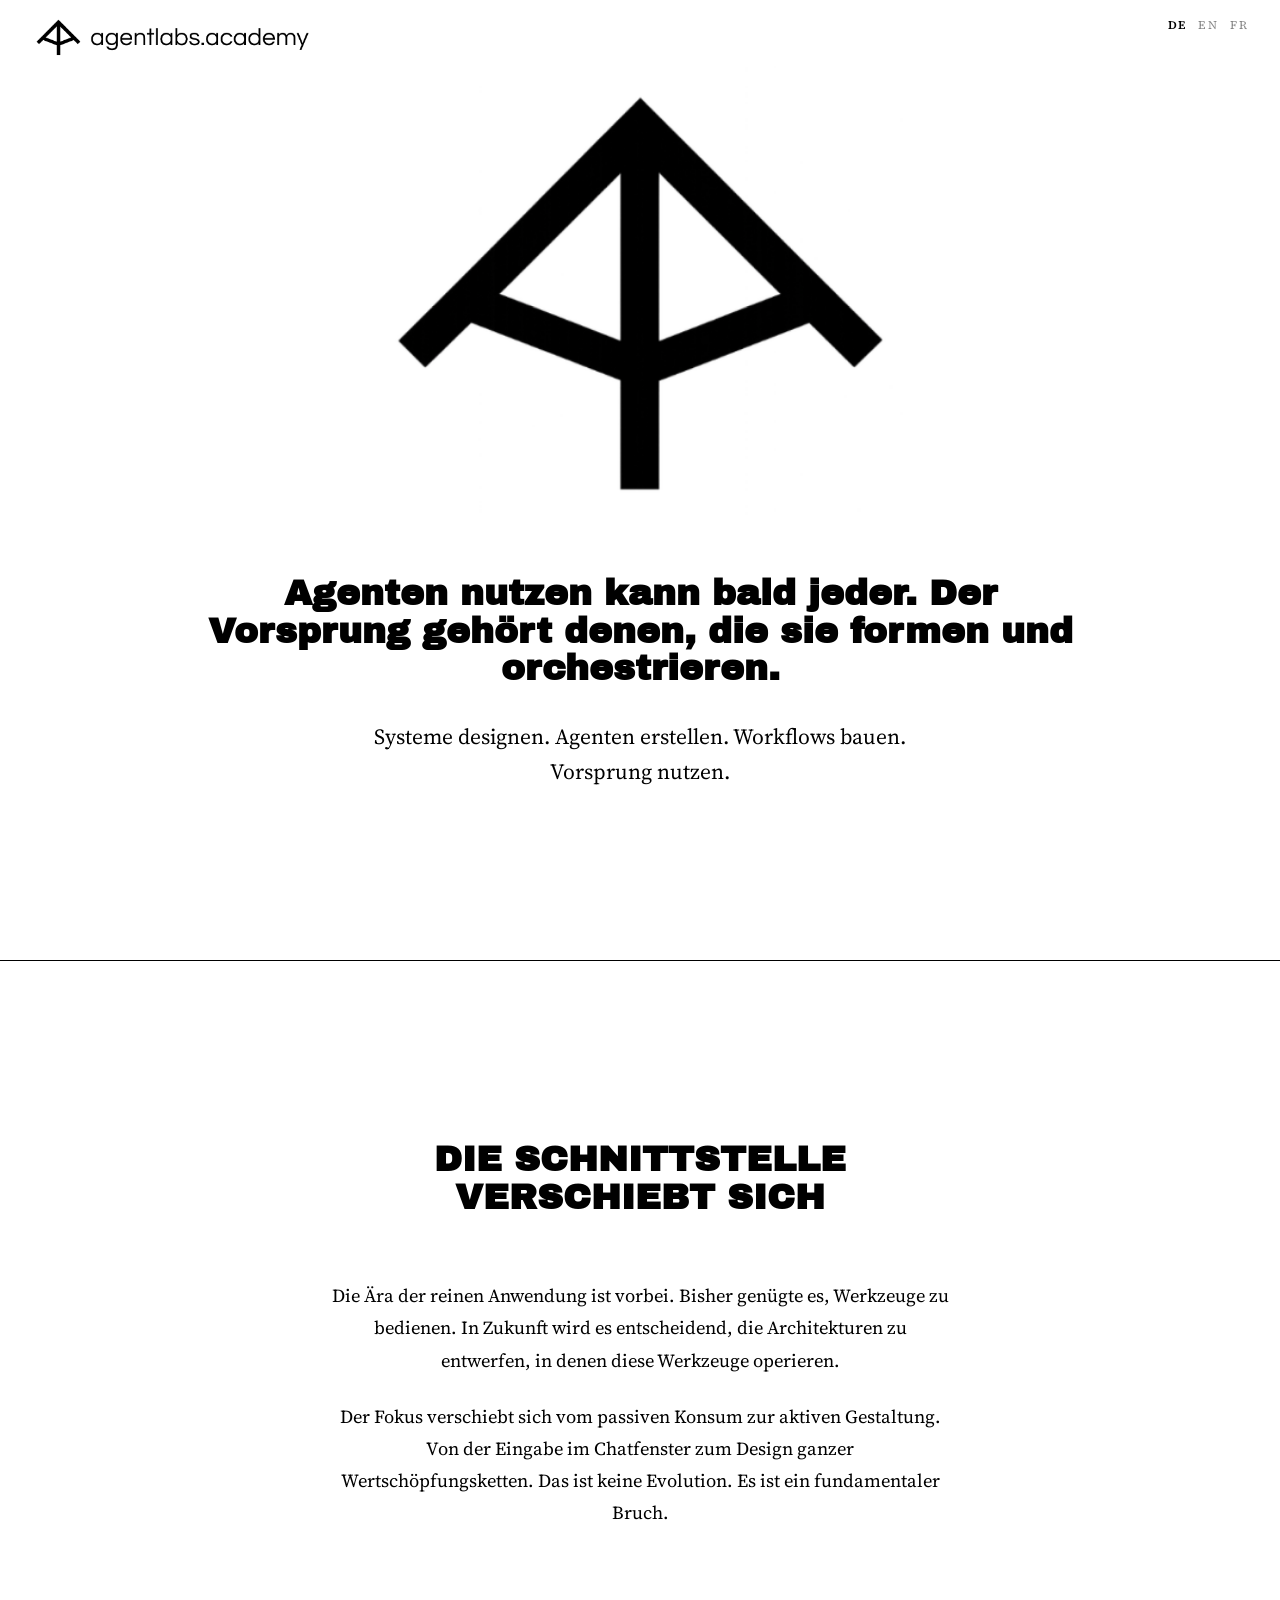
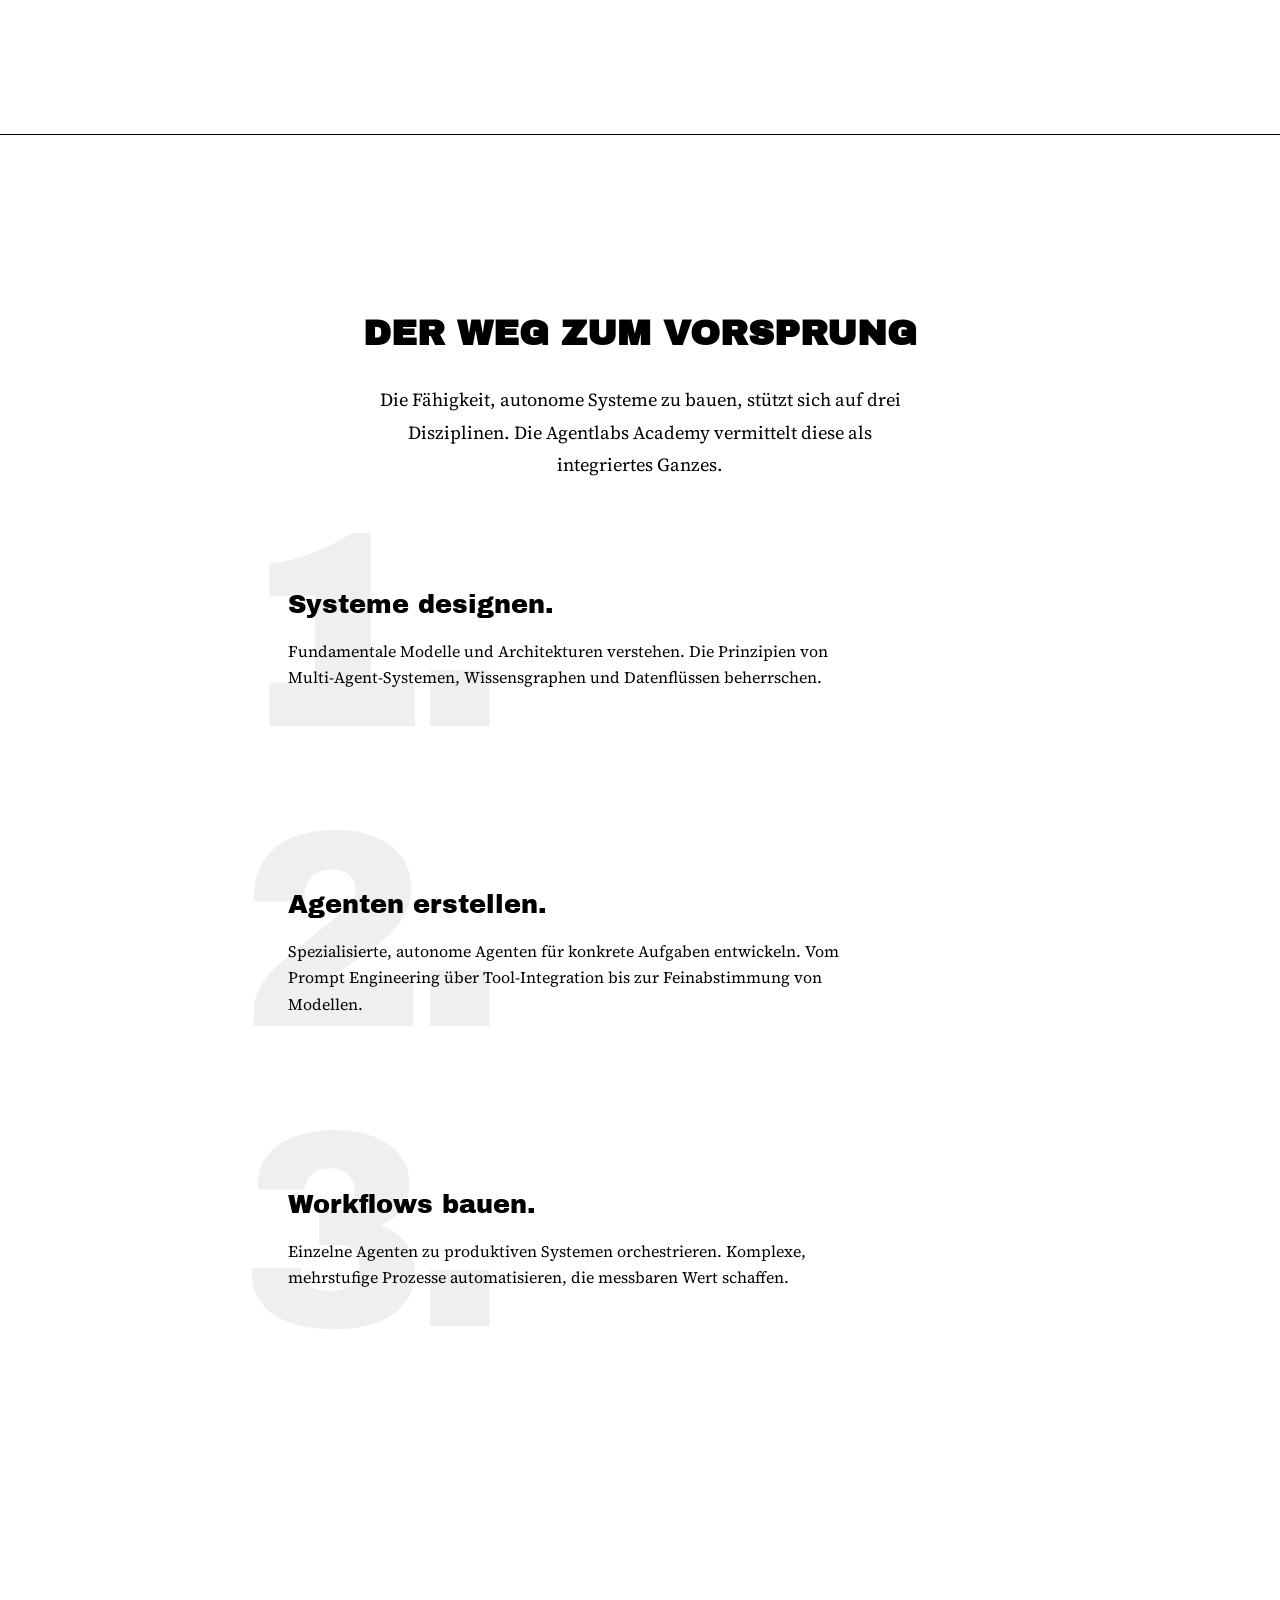
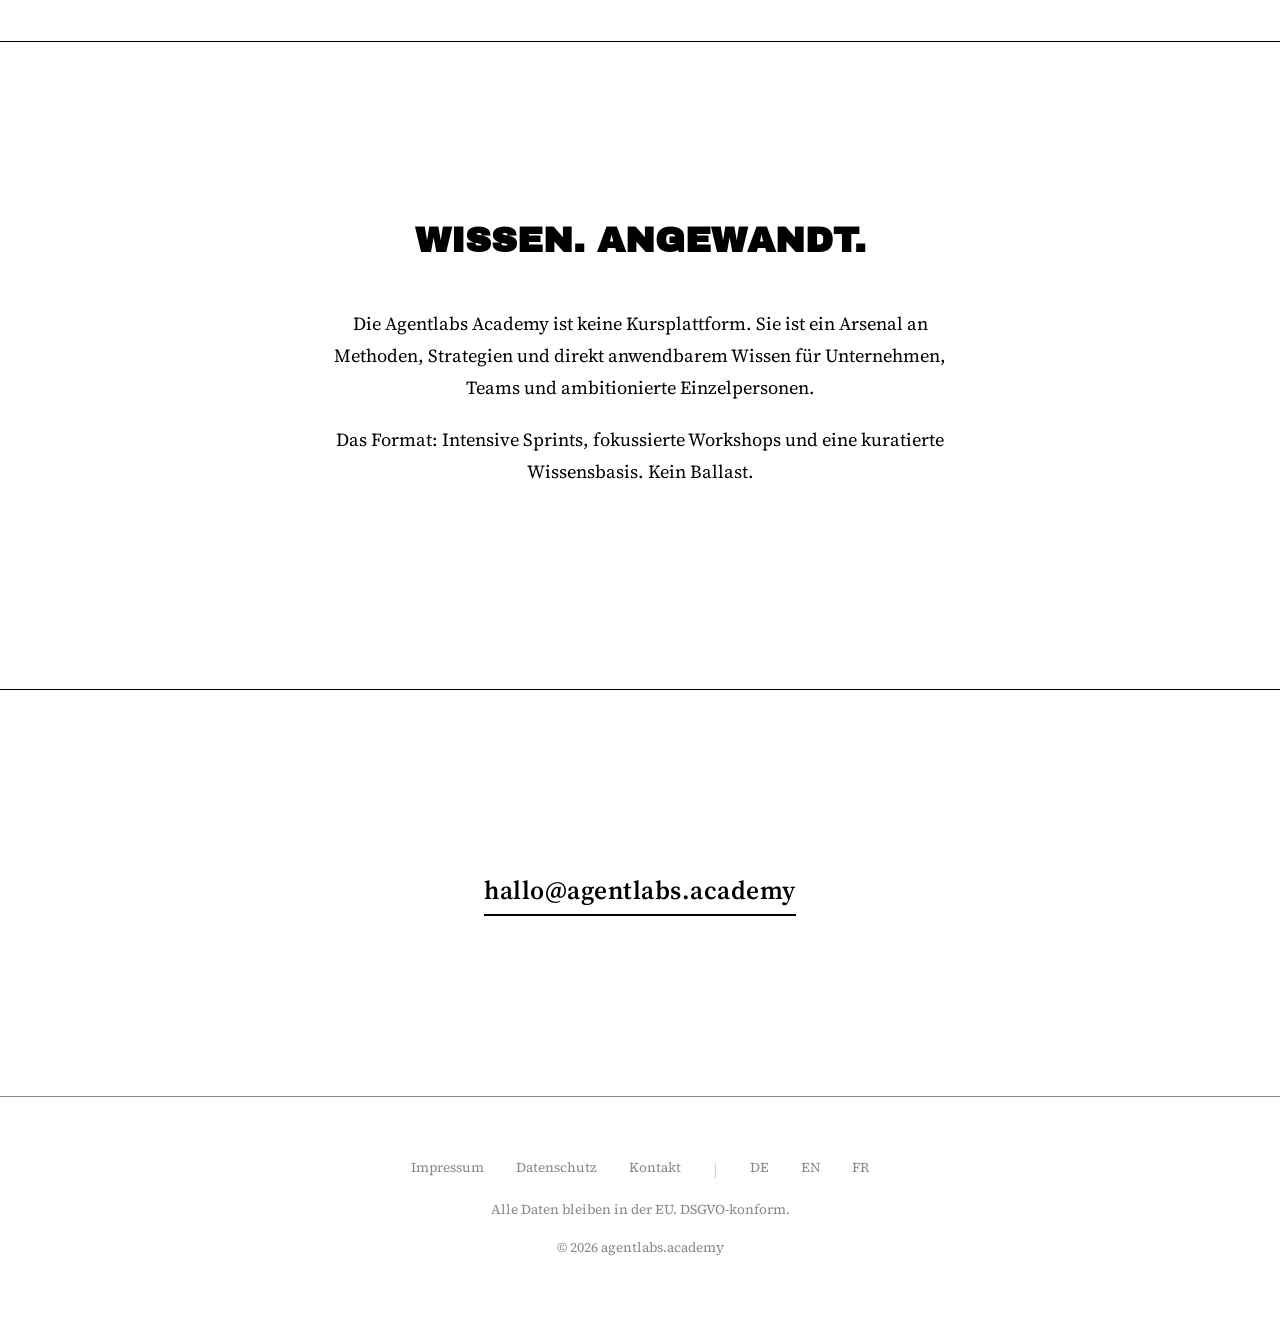
<file: index.html>
<!DOCTYPE html>
<html lang="de">
<head>
  <meta charset="UTF-8">
  <meta name="viewport" content="width=device-width, initial-scale=1.0">
  <title>agentlabs.academy — KI-Agenten verstehen, bauen, einsetzen.</title>
  <meta name="description" content="Die Agentlabs Academy vermittelt, wie autonome Systeme entstehen und Prozesse übernehmen. Für Unternehmen, Teams und Einzelpersonen.">
  <meta name="robots" content="index, follow">
  <link rel="canonical" href="https://agentlabs.academy">

  <link rel="preconnect" href="https://fonts.googleapis.com">
  <link rel="preconnect" href="https://fonts.gstatic.com" crossorigin>
  <link href="https://fonts.googleapis.com/css2?family=Archivo+Black&family=Source+Serif+4:ital,wght@0,400;0,600;1,400&display=swap" rel="stylesheet">

  <style>
    /* ── RESET ─────────────────────────────────── */
    *, *::before, *::after { box-sizing: border-box; margin: 0; padding: 0; }
    html { scroll-behavior: smooth; -webkit-font-smoothing: antialiased; }

    body {
      font-family: 'Source Serif 4', Georgia, serif;
      font-weight: 400;
      line-height: 1.6;
      color: #000;
      background: #fff;
    }

    a { color: inherit; text-decoration: none; }

    /* ── NAV ────────────────────────────────────── */
    nav {
      display: flex;
      align-items: flex-start;
      padding: 16px 32px 0;
      background: #fff;
    }
    nav img { height: 44px; display: block; }
    nav .nav-cta {
      font-family: 'Source Serif 4', serif;
      font-weight: 600;
      font-size: 0.9rem;
      letter-spacing: 0.02em;
      color: #000;
    }
    nav .nav-cta:hover { text-decoration: underline; }
    .lang-switch-nav {
      position: fixed;
      top: 16px;
      right: 32px;
      display: flex;
      gap: 12px;
      z-index: 200;
    }
    .lang-switch-nav a {
      font-family: 'Source Serif 4', serif;
      font-size: 0.72rem;
      letter-spacing: 0.12em;
      text-transform: uppercase;
      color: #888;
      text-decoration: none;
    }
    .lang-switch-nav a:hover { color: #000; }
    .lang-switch-nav a.active { color: #000; font-weight: 600; }

    /* ── SECTION BASE ───────────────────────────── */
    section { padding: 180px 48px; }
    section + section { border-top: 1px solid #000; }
    .inner {
      max-width: 680px;
      margin: 0 auto;
      text-align: center;
    }
    .inner-wide { max-width: 900px; margin: 0 auto; }

    /* ── TYPOGRAPHY ─────────────────────────────── */
    .headline {
      font-family: 'Archivo Black', sans-serif;
      font-weight: 900;
      text-transform: uppercase;
      line-height: 1.05;
      color: #000;
    }
    .h-xl  { font-size: clamp(1.4rem, 2.8vw, 3rem); }
    .h-lg  { font-size: clamp(1.4rem, 2.8vw, 3rem); }
    .h-hero-bereit { font-size: clamp(3rem, 10vw, 8rem); }

    .body-text {
      font-family: 'Source Serif 4', serif;
      font-size: clamp(1rem, 1.5vw, 1.15rem);
      line-height: 1.75;
      color: #000;
    }
    .subline {
      font-family: 'Source Serif 4', serif;
      font-size: clamp(1rem, 2vw, 1.35rem);
      font-weight: 400;
      color: #000;
    }

    /* ── FADE-UP ANIMATIONS ─────────────────────── */
    .fade-up {
      opacity: 0;
      transform: translateY(30px);
      transition: opacity 0.8s ease, transform 0.8s ease;
    }
    .fade-up.visible {
      opacity: 1;
      transform: translateY(0);
    }

    /* ── WORD ANIMATION ─────────────────────────── */
    .word {
      opacity: 0;
      transform: translateY(20px);
      display: inline-block;
      transition: opacity 0.5s ease, transform 0.5s ease;
    }
    .word.visible { opacity: 1; transform: translateY(0); }

    /* ══════════════════════════════════════════════
       SECTION 1 — MANIFESTO
    ══════════════════════════════════════════════ */
    #manifesto {
      min-height: 100vh;
      padding: 0;
      display: flex;
      flex-direction: column;
      align-items: center;
      justify-content: flex-start;
      text-align: center;
      position: relative;
      overflow: hidden;
    }
    #manifesto .manifesto-inner {
      display: flex;
      flex-direction: column;
      align-items: center;
      padding: 0 0 80px;
      position: relative;
      z-index: 1;
      justify-content: flex-start;
      margin-top: -8px;
    }
    #hero-logo {
      width: min(60vw, 580px);
      margin-top: 0;
      margin-bottom: 40px;
      will-change: transform, opacity;
      transform-origin: center;
    }
    #manifesto .headline {
      max-width: 900px;
      margin-bottom: 32px;
      text-transform: none; /* Hero-Headline nicht uppercase */
    }
    #manifesto .subline {
      max-width: 600px;
    }

    /* ══════════════════════════════════════════════
       SECTION 2 — PARADIGMA
    ══════════════════════════════════════════════ */
    #paradigma { text-align: center; }
    #paradigma .headline { margin-bottom: 64px; }
    #paradigma .body-text { max-width: 620px; margin: 0 auto 24px; }

    /* ══════════════════════════════════════════════
       SECTION 3 — METHODE
    ══════════════════════════════════════════════ */
    #methode { text-align: center; }
    #methode .headline { margin-bottom: 32px; }
    #methode .intro { max-width: 560px; margin: 0 auto 80px; }

    .methode-items { max-width: 800px; margin: 0 auto; }
    .methode-item {
      position: relative;
      text-align: left;
      margin-bottom: 120px;
      padding-left: 48px;
      min-height: 180px;
    }
    .methode-num {
      font-family: 'Archivo Black', sans-serif;
      font-size: clamp(160px, 22vw, 280px);
      line-height: 0.8;
      color: #000;
      opacity: 0.06;
      user-select: none;
      letter-spacing: -0.05em;
      position: absolute;
      top: -40px;
      left: 0;
      z-index: 0;
    }
    .methode-content {
      position: relative;
      z-index: 1;
      padding-top: 24px;
      max-width: 560px;
    }
    .methode-title {
      font-family: 'Archivo Black', sans-serif;
      font-size: clamp(1.2rem, 2vw, 1.6rem);
      margin-bottom: 12px;
      color: #000;
    }
    .methode-body {
      font-family: 'Source Serif 4', serif;
      font-size: 1rem;
      line-height: 1.65;
      color: #000;
    }

    /* ══════════════════════════════════════════════
       SECTION 4 — ARSENAL
    ══════════════════════════════════════════════ */
    #arsenal { text-align: center; }
    #arsenal .headline { margin-bottom: 48px; }
    #arsenal .body-text { max-width: 620px; margin: 0 auto 20px; }

    .statement {
      font-family: 'Source Serif 4', serif;
      font-weight: 600;
      font-style: italic;
      font-size: clamp(2rem, 5vw, 4rem);
      color: #000;
      text-align: center;
      padding: 100px 48px;
      max-width: 800px;
      margin: 0 auto;
      line-height: 1.3;
    }

    .cta-link {
      display: inline-block;
      font-family: 'Source Serif 4', serif;
      font-weight: 600;
      font-size: 0.95rem;
      letter-spacing: 0.15em;
      text-transform: uppercase;
      color: #000;
      margin-top: 16px;
    }
    .cta-link:hover { text-decoration: underline; }

    /* ══════════════════════════════════════════════
       SECTION 5 — KONTAKT
    ══════════════════════════════════════════════ */
    #kontakt { text-align: center; }
    #kontakt .headline { margin-bottom: 24px; }
    #kontakt .body-text { margin-bottom: 64px; }

    form {
      max-width: 420px;
      margin: 0 auto;
      display: flex;
      flex-direction: column;
      gap: 40px;
    }
    .form-field {
      display: flex;
      flex-direction: column;
      gap: 8px;
      text-align: left;
    }
    .form-field label {
      font-family: 'Source Serif 4', serif;
      font-size: 0.8rem;
      letter-spacing: 0.12em;
      text-transform: uppercase;
      color: #888;
    }
    .form-field input {
      background: transparent;
      border: none;
      border-bottom: 1px solid #000;
      border-radius: 0;
      padding: 12px 0;
      font-family: 'Source Serif 4', serif;
      font-size: 1rem;
      color: #000;
      width: 100%;
      outline: none;
    }
    .form-field input::placeholder { color: #888; }
    .form-field input:focus { border-bottom-color: #000; }

    .contact-email {
      display: inline-block;
      font-family: 'Source Serif 4', serif;
      font-size: clamp(1.1rem, 2.5vw, 1.6rem);
      font-weight: 600;
      color: #000;
      letter-spacing: 0.02em;
      border-bottom: 2px solid #000;
      padding-bottom: 4px;
      transition: opacity 0.2s;
    }
    .contact-email:hover { opacity: 0.5; }

    /* ══════════════════════════════════════════════
       FOOTER
    ══════════════════════════════════════════════ */
    footer {
      padding: 60px 48px;
      border-top: 1px solid #888;
      display: flex;
      flex-direction: column;
      align-items: center;
      gap: 16px;
      text-align: center;
    }
    footer nav {
      position: static;
      border: none;
      background: none;
      height: auto;
      padding: 0;
      gap: 32px;
      justify-content: center;
    }
    footer nav a {
      font-family: 'Source Serif 4', serif;
      font-size: 0.85rem;
      color: #888;
    }
    footer nav a:hover { text-decoration: underline; }
    footer p {
      font-family: 'Source Serif 4', serif;
      font-size: 0.85rem;
      color: #888;
    }

    /* ── MOBILE ─────────────────────────────────── */
    @media (max-width: 768px) {
      nav { padding: 0 24px; }
      section { padding: 100px 24px; }
      #manifesto .manifesto-inner { padding: 80px 24px 60px; }
      #hero-logo { width: 95vw; }
      .methode-item {
        grid-template-columns: 100px 1fr;
        gap: 0 16px;
      }
      .methode-num { font-size: 100px; }
      footer { padding: 48px 24px; }
      footer nav { flex-direction: column; gap: 12px; }
    }
    @media (max-width: 480px) {
      .methode-item { grid-template-columns: 1fr; }
      .methode-num { font-size: 80px; }
    }
  </style>
</head>
<body>

<!-- ══ NAV ════════════════════════════════════════ -->
<nav>
  <a href="/">
    <img src="../logos/agentlabs_academy_logo_complete.png" alt="agentlabs.academy">
  
  <div class="lang-switch-nav">
    <a href="/website-dev/" class="active">DE</a>
    <a href="/website-dev/en/">EN</a>
    <a href="/website-dev/fr/">FR</a>
  </div>
</nav>

<!-- ══ S1: MANIFESTO ══════════════════════════════ -->
<section id="manifesto">
  <div class="manifesto-inner">
    <img id="hero-logo" src="../logos/aa-hero-logo.png" alt="agentlabs.academy">

    <h1 class="headline h-xl" id="hero-headline">
      Agenten nutzen kann bald jeder. Der Vorsprung gehört denen, die sie formen und orchestrieren.
    </h1>

    <p class="subline" id="hero-subline" style="opacity:0; transition: opacity 1s ease 0.5s;">
      Systeme designen. Agenten erstellen. Workflows bauen. Vorsprung nutzen.
    </p>
  </div>
</section>

<!-- ══ S2: PARADIGMA ══════════════════════════════ -->
<section id="paradigma">
  <div class="inner">
    <h2 class="headline h-lg fade-up">DIE SCHNITTSTELLE VERSCHIEBT SICH</h2>
    <p class="body-text fade-up" style="transition-delay:200ms">
      Die Ära der reinen Anwendung ist vorbei. Bisher genügte es, Werkzeuge zu bedienen. In Zukunft wird es entscheidend, die Architekturen zu entwerfen, in denen diese Werkzeuge operieren.
    </p>
    <p class="body-text fade-up" style="transition-delay:400ms">
      Der Fokus verschiebt sich vom passiven Konsum zur aktiven Gestaltung. Von der Eingabe im Chatfenster zum Design ganzer Wertschöpfungsketten. Das ist keine Evolution. Es ist ein fundamentaler Bruch.
    </p>
  </div>
</section>

<!-- ══ S3: METHODE ════════════════════════════════ -->
<section id="methode">
  <div class="inner">
    <h2 class="headline h-lg fade-up">DER WEG ZUM VORSPRUNG</h2>
    <p class="body-text intro fade-up" style="transition-delay:200ms">
      Die Fähigkeit, autonome Systeme zu bauen, stützt sich auf drei Disziplinen. Die Agentlabs Academy vermittelt diese als integriertes Ganzes.
    </p>
  </div>

  <div class="methode-items">
    <div class="methode-item fade-up">
      <div class="methode-num">1.</div>
      <div class="methode-content">
        <div class="methode-title">Systeme designen.</div>
        <p class="methode-body">Fundamentale Modelle und Architekturen verstehen. Die Prinzipien von Multi-Agent-Systemen, Wissensgraphen und Datenflüssen beherrschen.</p>
      </div>
    </div>
    <div class="methode-item fade-up" style="transition-delay:150ms">
      <div class="methode-num">2.</div>
      <div class="methode-content">
        <div class="methode-title">Agenten erstellen.</div>
        <p class="methode-body">Spezialisierte, autonome Agenten für konkrete Aufgaben entwickeln. Vom Prompt Engineering über Tool-Integration bis zur Feinabstimmung von Modellen.</p>
      </div>
    </div>
    <div class="methode-item fade-up" style="transition-delay:300ms">
      <div class="methode-num">3.</div>
      <div class="methode-content">
        <div class="methode-title">Workflows bauen.</div>
        <p class="methode-body">Einzelne Agenten zu produktiven Systemen orchestrieren. Komplexe, mehrstufige Prozesse automatisieren, die messbaren Wert schaffen.</p>
      </div>
    </div>
  </div>
</section>

<!-- ══ S4: ARSENAL ════════════════════════════════ -->
<section id="arsenal">
  <div class="inner">
    <h2 class="headline h-lg fade-up">WISSEN. ANGEWANDT.</h2>
    <p class="body-text fade-up" style="transition-delay:150ms">
      Die Agentlabs Academy ist keine Kursplattform. Sie ist ein Arsenal an Methoden, Strategien und direkt anwendbarem Wissen für Unternehmen, Teams und ambitionierte Einzelpersonen.
    </p>
    <p class="body-text fade-up" style="transition-delay:300ms">
      Das Format: Intensive Sprints, fokussierte Workshops und eine kuratierte Wissensbasis. Kein Ballast.
    </p>
  </div>
</section>

<!-- ══ S5: KONTAKT ════════════════════════════════ -->
<section id="kontakt">
  <div class="inner-wide" style="text-align:center">
    <a href="mailto:kontakt@agentlabs.academy" class="contact-email fade-up">
      hallo@agentlabs.academy
    </a>
  </div>
</section>

<!-- ══ FOOTER ═════════════════════════════════════ -->
<footer>
  <nav>
    <a href="/website-dev/legal.html">Impressum</a>
    <a href="/website-dev/privacy.html">Datenschutz</a>
    <a href="mailto:kontakt@agentlabs.academy">Kontakt</a>
    <span style="color:#ccc">|</span>
    <a href="/website-dev/">DE</a>
    <a href="/website-dev/en/">EN</a>
    <a href="/website-dev/fr/">FR</a>
  </nav>
  <p>Alle Daten bleiben in der EU. DSGVO-konform.</p>
  <p>© 2026 agentlabs.academy</p>
</footer>

<script>
  // ── Word-by-word hero headline ────────────────────────
  (function() {
    const hl = document.getElementById('hero-headline');
    const words = hl.innerText.trim().split(/\s+/);
    hl.innerHTML = words.map(w => `<span class="word">${w}</span>`).join(' ');

    document.addEventListener('DOMContentLoaded', () => {
      document.querySelectorAll('.word').forEach((el, i) => {
        setTimeout(() => el.classList.add('visible'), 300 + i * 120);
      });
      // Subline fades in after headline
      const subline = document.getElementById('hero-subline');
      const delay = 300 + words.length * 120 + 400;
      setTimeout(() => { subline.style.opacity = '1'; }, delay);
    });
  })();

  // ── Nav scroll shadow ─────────────────────────────────
  const navEl = document.querySelector('nav');
  window.addEventListener('scroll', () => {
    navEl.classList.toggle('scrolled', window.scrollY > 10);
  }, { passive: true });

  // ── Scroll: hero logo rotation ────────────────────────
  const hero     = document.getElementById('manifesto');
  const heroLogo = document.getElementById('hero-logo');

  window.addEventListener('scroll', () => {
    const scrolled  = window.scrollY;
    const heroH     = hero.offsetHeight;
    // progress: 0 → 1 über die ersten 60% der Hero-Höhe (schneller)
    const progress  = Math.min(scrolled / (heroH * 0.6), 1);
    // Rotation: nur nach rechts, 0° → 270° (mehr sichtbar bevor Logo rausläuft)
    const rot       = progress * 270;
    // Scale: leicht wachsen und wieder schrumpfen
    const scale     = 0.95 + Math.sin(progress * Math.PI) * 0.25;
    // Fade: erst ab 80% des progress
    const opacity   = progress > 0.8 ? 1 - ((progress - 0.8) / 0.2) : 1;
    heroLogo.style.transform = `rotate(${rot}deg) scale(${scale})`;
    heroLogo.style.opacity   = Math.max(0, opacity);
  }, { passive: true });

  // ── IntersectionObserver: fade-up ─────────────────────
  const io = new IntersectionObserver(entries => {
    entries.forEach(e => {
      if (e.isIntersecting) {
        e.target.classList.add('visible');
        io.unobserve(e.target);
      }
    });
  }, { threshold: 0.15 });

  document.querySelectorAll('.fade-up').forEach(el => io.observe(el));
</script>
</body>
</html>
</file>
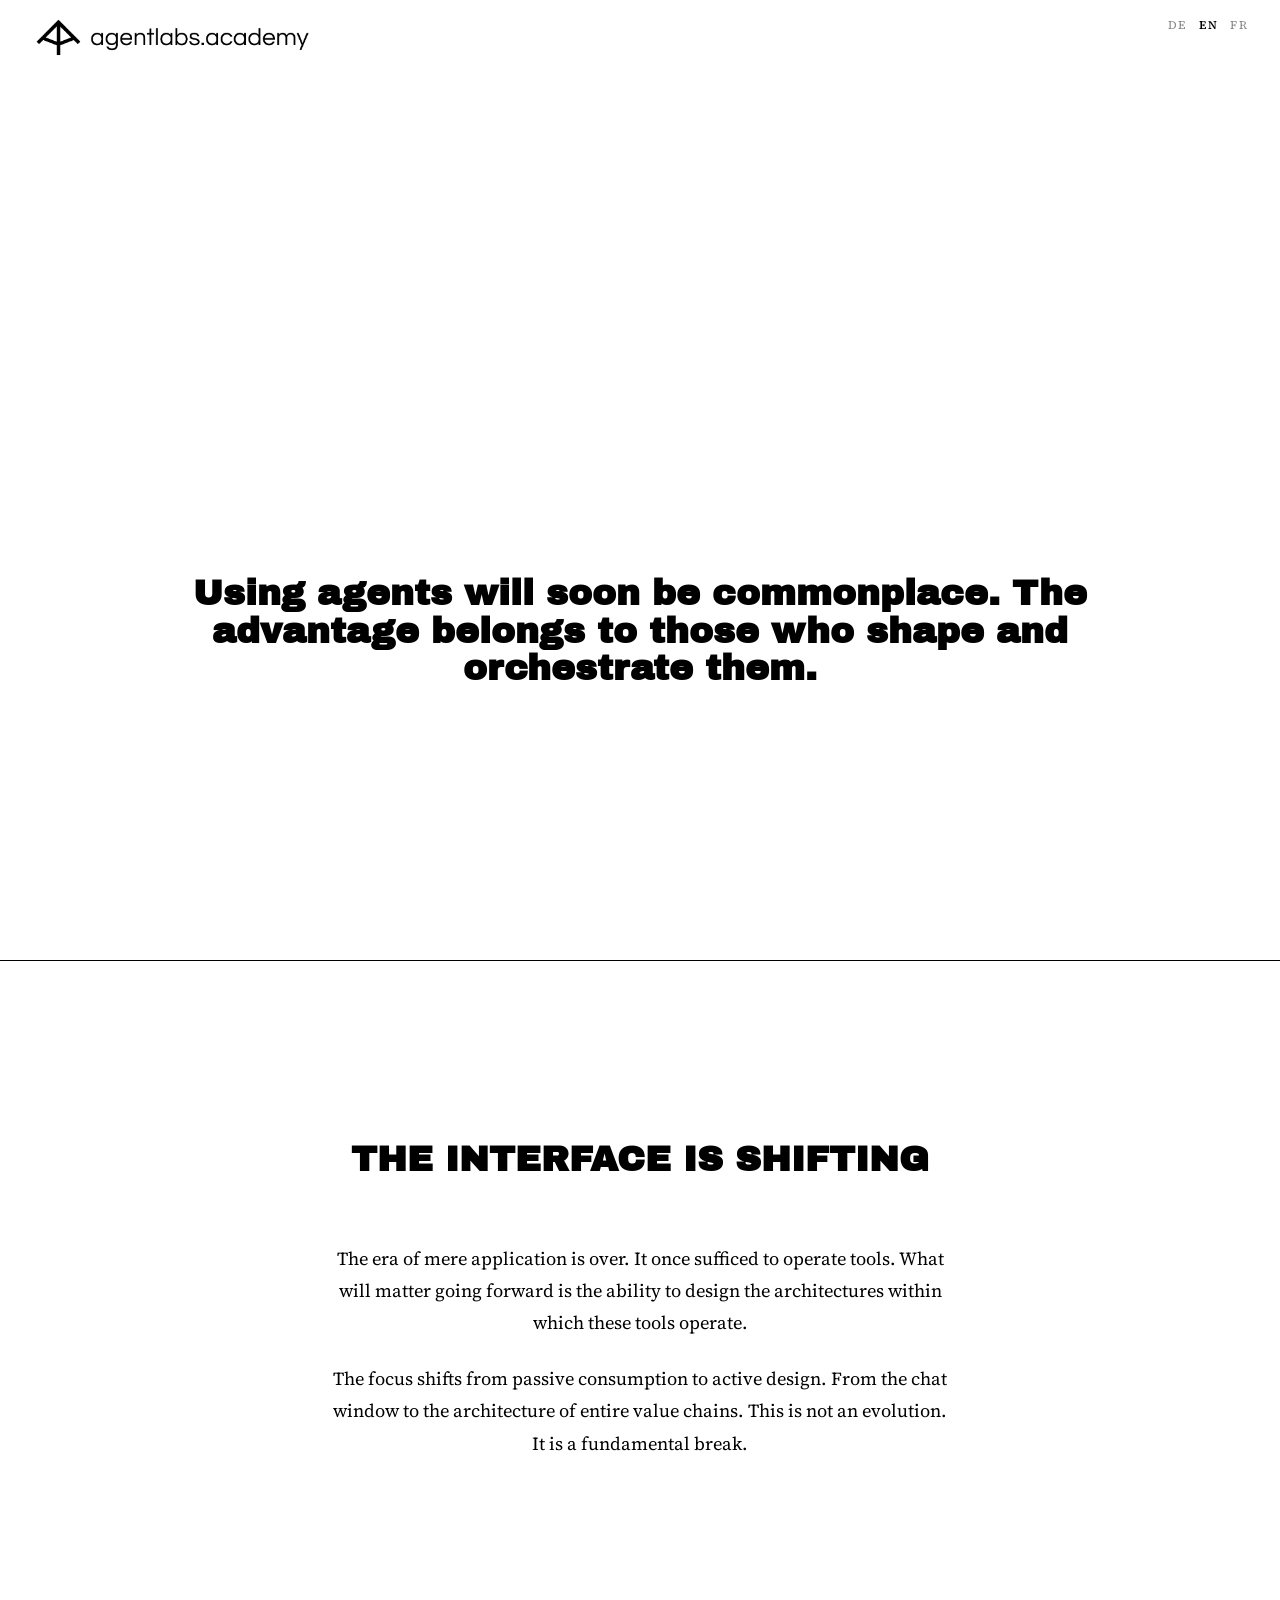
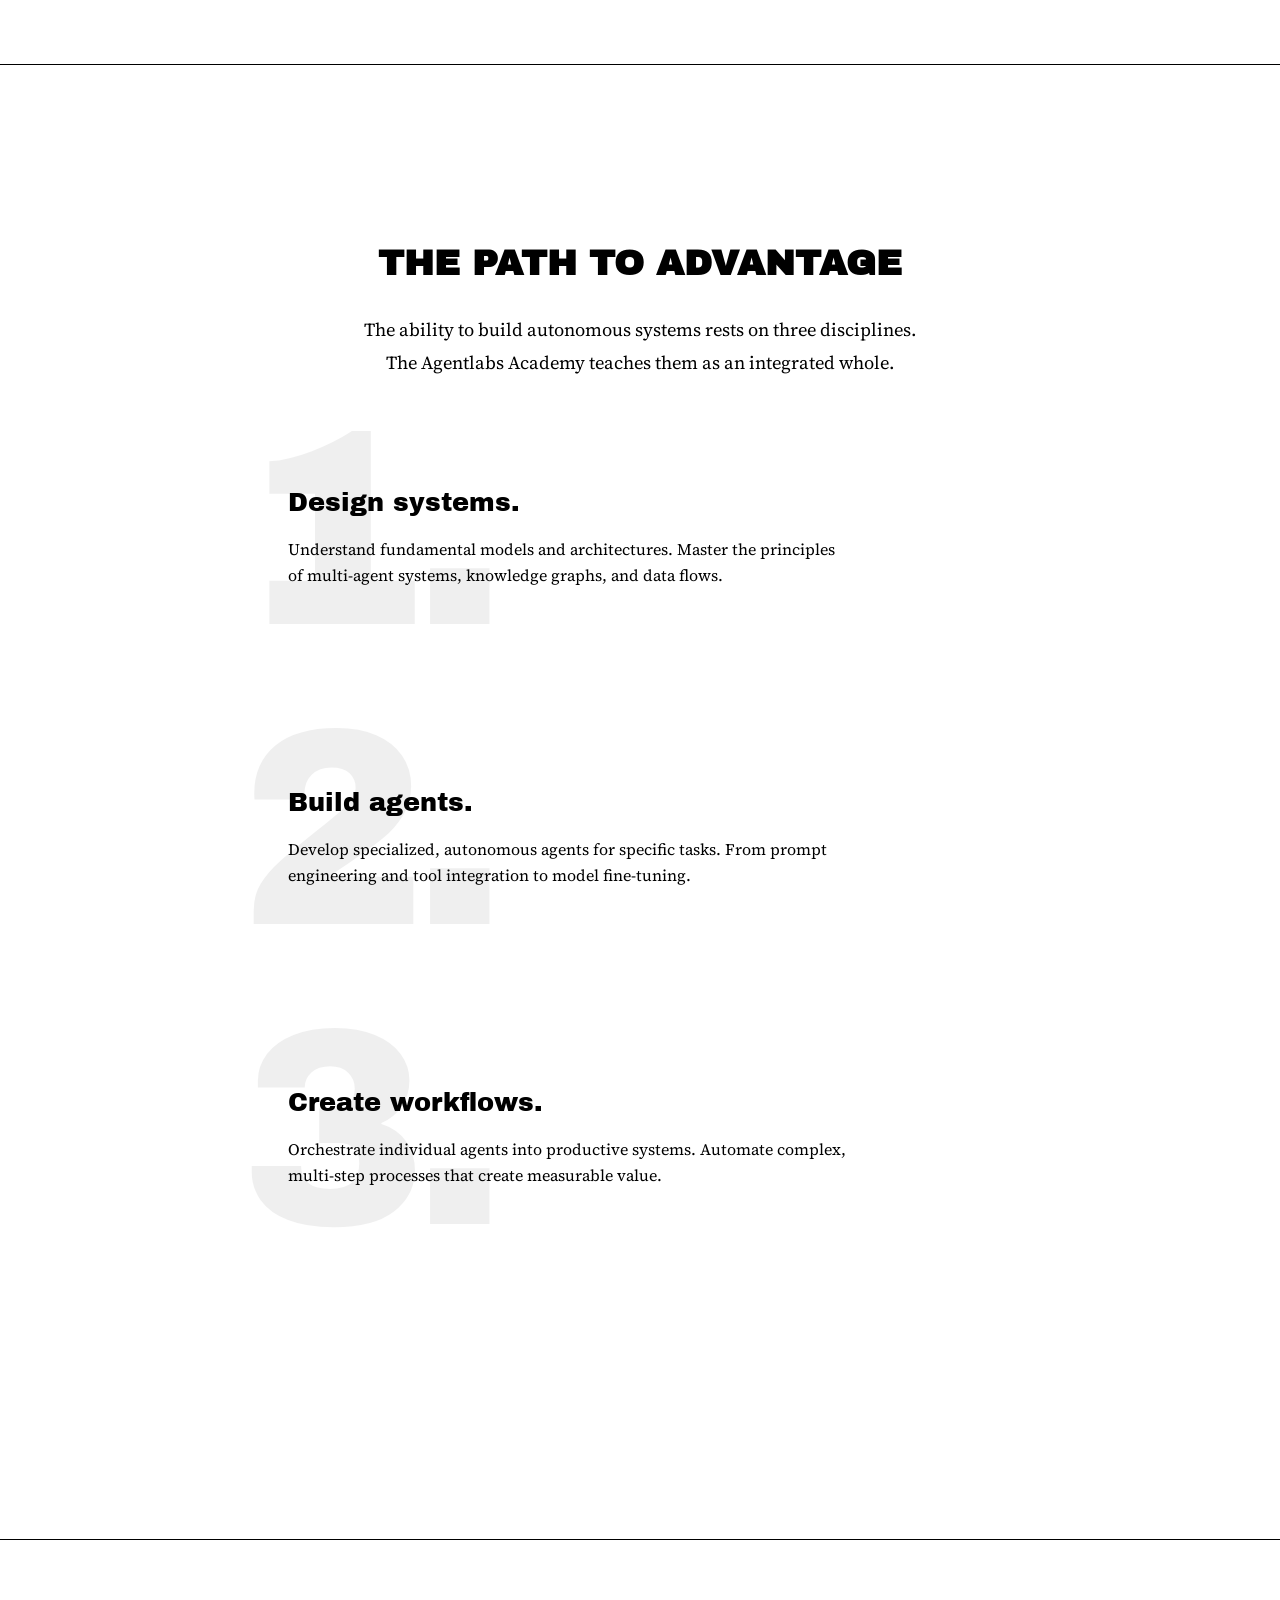
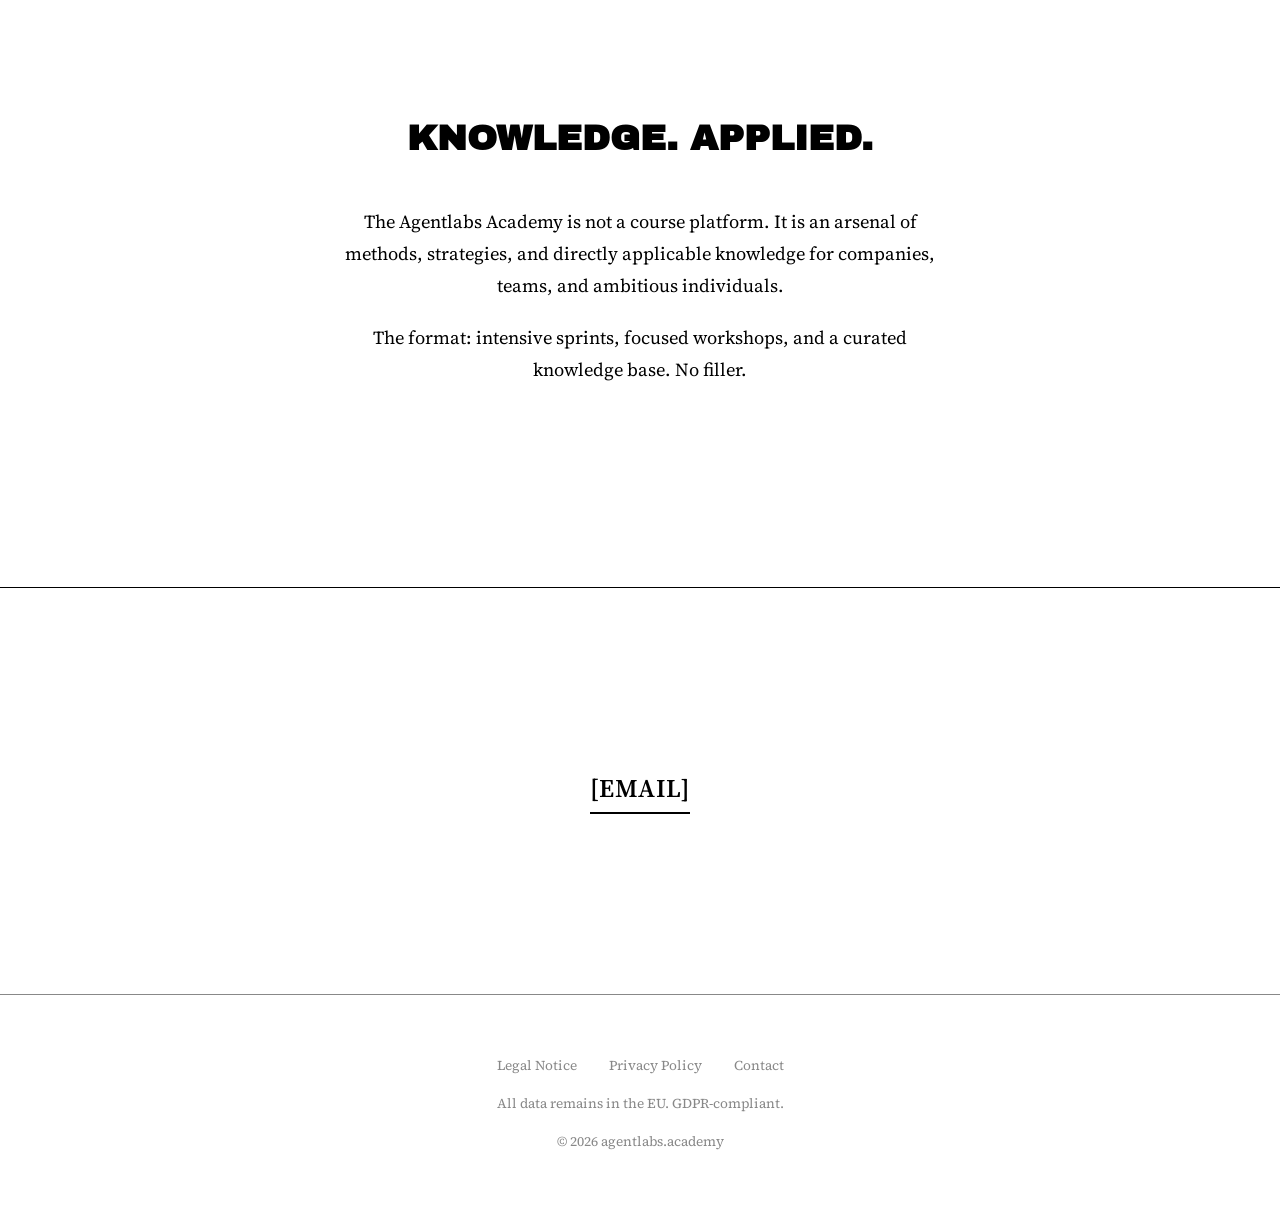
<file: en/index.html>
<!DOCTYPE html>
<html lang="en">
<head>
  <meta charset="UTF-8">
  <meta name="viewport" content="width=device-width, initial-scale=1.0">
  <title>agentlabs.academy — Understand, Build, and Deploy AI Agents.</title>
  <meta name="description" content="The Agentlabs Academy teaches how autonomous systems are built and how they take over processes. For companies, teams, and individuals.">
  <meta name="robots" content="index, follow">
  <link rel="canonical" href="https://agentlabs.academy">

  <link rel="preconnect" href="https://fonts.googleapis.com">
  <link rel="preconnect" href="https://fonts.gstatic.com" crossorigin>
  <link href="https://fonts.googleapis.com/css2?family=Archivo+Black&family=Source+Serif+4:ital,wght@0,400;0,600;1,400&display=swap" rel="stylesheet">

  <style>
    /* ── RESET ─────────────────────────────────── */
    *, *::before, *::after { box-sizing: border-box; margin: 0; padding: 0; }
    html { scroll-behavior: smooth; -webkit-font-smoothing: antialiased; }

    body {
      font-family: 'Source Serif 4', Georgia, serif;
      font-weight: 400;
      line-height: 1.6;
      color: #000;
      background: #fff;
    }

    a { color: inherit; text-decoration: none; }

    /* ── NAV ────────────────────────────────────── */
    nav {
      display: flex;
      align-items: flex-start;
      padding: 16px 32px 0;
      background: #fff;
    }
    nav img { height: 44px; display: block; }
    nav .nav-cta {
      font-family: 'Source Serif 4', serif;
      font-weight: 600;
      font-size: 0.9rem;
      letter-spacing: 0.02em;
      color: #000;
    }
    nav .nav-cta:hover { text-decoration: underline; }
    .lang-switch-nav {
      position: fixed;
      top: 16px;
      right: 32px;
      display: flex;
      gap: 12px;
      z-index: 200;
    }
    .lang-switch-nav a {
      font-family: 'Source Serif 4', serif;
      font-size: 0.72rem;
      letter-spacing: 0.12em;
      text-transform: uppercase;
      color: #888;
      text-decoration: none;
    }
    .lang-switch-nav a:hover { color: #000; }
    .lang-switch-nav a.active { color: #000; font-weight: 600; }

    /* ── SECTION BASE ───────────────────────────── */
    section { padding: 180px 48px; }
    section + section { border-top: 1px solid #000; }
    .inner {
      max-width: 680px;
      margin: 0 auto;
      text-align: center;
    }
    .inner-wide { max-width: 900px; margin: 0 auto; }

    /* ── TYPOGRAPHY ─────────────────────────────── */
    .headline {
      font-family: 'Archivo Black', sans-serif;
      font-weight: 900;
      text-transform: uppercase;
      line-height: 1.05;
      color: #000;
    }
    .h-xl  { font-size: clamp(1.4rem, 2.8vw, 3rem); }
    .h-lg  { font-size: clamp(1.4rem, 2.8vw, 3rem); }
    .h-hero-bereit { font-size: clamp(3rem, 10vw, 8rem); }

    .body-text {
      font-family: 'Source Serif 4', serif;
      font-size: clamp(1rem, 1.5vw, 1.15rem);
      line-height: 1.75;
      color: #000;
    }
    .subline {
      font-family: 'Source Serif 4', serif;
      font-size: clamp(1rem, 2vw, 1.35rem);
      font-weight: 400;
      color: #000;
    }

    /* ── FADE-UP ANIMATIONS ─────────────────────── */
    .fade-up {
      opacity: 0;
      transform: translateY(30px);
      transition: opacity 0.8s ease, transform 0.8s ease;
    }
    .fade-up.visible {
      opacity: 1;
      transform: translateY(0);
    }

    /* ── WORD ANIMATION ─────────────────────────── */
    .word {
      opacity: 0;
      transform: translateY(20px);
      display: inline-block;
      transition: opacity 0.5s ease, transform 0.5s ease;
    }
    .word.visible { opacity: 1; transform: translateY(0); }

    /* ══════════════════════════════════════════════
       SECTION 1 — MANIFESTO
    ══════════════════════════════════════════════ */
    #manifesto {
      min-height: 100vh;
      padding: 0;
      display: flex;
      flex-direction: column;
      align-items: center;
      justify-content: flex-start;
      text-align: center;
      position: relative;
      overflow: hidden;
    }
    #manifesto .manifesto-inner {
      display: flex;
      flex-direction: column;
      align-items: center;
      padding: 0 0 80px;
      position: relative;
      z-index: 1;
      justify-content: flex-start;
      margin-top: -8px;
    }
    #hero-logo {
      width: min(60vw, 580px);
      margin-top: 0;
      margin-bottom: 40px;
      will-change: transform, opacity;
      transform-origin: center;
    }
    #manifesto .headline {
      max-width: 900px;
      margin-bottom: 32px;
      text-transform: none; /* Hero-Headline nicht uppercase */
    }
    #manifesto .subline {
      max-width: 600px;
    }

    /* ══════════════════════════════════════════════
       SECTION 2 — PARADIGMA
    ══════════════════════════════════════════════ */
    #paradigma { text-align: center; }
    #paradigma .headline { margin-bottom: 64px; }
    #paradigma .body-text { max-width: 620px; margin: 0 auto 24px; }

    /* ══════════════════════════════════════════════
       SECTION 3 — METHODE
    ══════════════════════════════════════════════ */
    #methode { text-align: center; }
    #methode .headline { margin-bottom: 32px; }
    #methode .intro { max-width: 560px; margin: 0 auto 80px; }

    .methode-items { max-width: 800px; margin: 0 auto; }
    .methode-item {
      position: relative;
      text-align: left;
      margin-bottom: 120px;
      padding-left: 48px;
      min-height: 180px;
    }
    .methode-num {
      font-family: 'Archivo Black', sans-serif;
      font-size: clamp(160px, 22vw, 280px);
      line-height: 0.8;
      color: #000;
      opacity: 0.06;
      user-select: none;
      letter-spacing: -0.05em;
      position: absolute;
      top: -40px;
      left: 0;
      z-index: 0;
    }
    .methode-content {
      position: relative;
      z-index: 1;
      padding-top: 24px;
      max-width: 560px;
    }
    .methode-title {
      font-family: 'Archivo Black', sans-serif;
      font-size: clamp(1.2rem, 2vw, 1.6rem);
      margin-bottom: 12px;
      color: #000;
    }
    .methode-body {
      font-family: 'Source Serif 4', serif;
      font-size: 1rem;
      line-height: 1.65;
      color: #000;
    }

    /* ══════════════════════════════════════════════
       SECTION 4 — ARSENAL
    ══════════════════════════════════════════════ */
    #arsenal { text-align: center; }
    #arsenal .headline { margin-bottom: 48px; }
    #arsenal .body-text { max-width: 620px; margin: 0 auto 20px; }

    .statement {
      font-family: 'Source Serif 4', serif;
      font-weight: 600;
      font-style: italic;
      font-size: clamp(2rem, 5vw, 4rem);
      color: #000;
      text-align: center;
      padding: 100px 48px;
      max-width: 800px;
      margin: 0 auto;
      line-height: 1.3;
    }

    .cta-link {
      display: inline-block;
      font-family: 'Source Serif 4', serif;
      font-weight: 600;
      font-size: 0.95rem;
      letter-spacing: 0.15em;
      text-transform: uppercase;
      color: #000;
      margin-top: 16px;
    }
    .cta-link:hover { text-decoration: underline; }

    /* ══════════════════════════════════════════════
       SECTION 5 — KONTAKT
    ══════════════════════════════════════════════ */
    #kontakt { text-align: center; }
    #kontakt .headline { margin-bottom: 24px; }
    #kontakt .body-text { margin-bottom: 64px; }

    form {
      max-width: 420px;
      margin: 0 auto;
      display: flex;
      flex-direction: column;
      gap: 40px;
    }
    .form-field {
      display: flex;
      flex-direction: column;
      gap: 8px;
      text-align: left;
    }
    .form-field label {
      font-family: 'Source Serif 4', serif;
      font-size: 0.8rem;
      letter-spacing: 0.12em;
      text-transform: uppercase;
      color: #888;
    }
    .form-field input {
      background: transparent;
      border: none;
      border-bottom: 1px solid #000;
      border-radius: 0;
      padding: 12px 0;
      font-family: 'Source Serif 4', serif;
      font-size: 1rem;
      color: #000;
      width: 100%;
      outline: none;
    }
    .form-field input::placeholder { color: #888; }
    .form-field input:focus { border-bottom-color: #000; }

    .contact-email {
      display: inline-block;
      font-family: 'Source Serif 4', serif;
      font-size: clamp(1.1rem, 2.5vw, 1.6rem);
      font-weight: 600;
      color: #000;
      letter-spacing: 0.02em;
      border-bottom: 2px solid #000;
      padding-bottom: 4px;
      transition: opacity 0.2s;
    }
    .contact-email:hover { opacity: 0.5; }

    /* ══════════════════════════════════════════════
       FOOTER
    ══════════════════════════════════════════════ */
    footer {
      padding: 60px 48px;
      border-top: 1px solid #888;
      display: flex;
      flex-direction: column;
      align-items: center;
      gap: 16px;
      text-align: center;
    }
    footer nav {
      position: static;
      border: none;
      background: none;
      height: auto;
      padding: 0;
      gap: 32px;
      justify-content: center;
    }
    footer nav a {
      font-family: 'Source Serif 4', serif;
      font-size: 0.85rem;
      color: #888;
    }
    footer nav a:hover { text-decoration: underline; }
    footer p {
      font-family: 'Source Serif 4', serif;
      font-size: 0.85rem;
      color: #888;
    }

    /* ── MOBILE ─────────────────────────────────── */
    @media (max-width: 768px) {
      nav { padding: 0 24px; }
      section { padding: 100px 24px; }
      #manifesto .manifesto-inner { padding: 80px 24px 60px; }
      #hero-logo { width: 95vw; }
      .methode-item {
        grid-template-columns: 100px 1fr;
        gap: 0 16px;
      }
      .methode-num { font-size: 100px; }
      footer { padding: 48px 24px; }
      footer nav { flex-direction: column; gap: 12px; }
    }
    @media (max-width: 480px) {
      .methode-item { grid-template-columns: 1fr; }
      .methode-num { font-size: 80px; }
    }
  </style>
</head>
<body>

<!-- ══ NAV ════════════════════════════════════════ -->
<nav>
  <a href="/">
    <img src="../../logos/agentlabs_academy_logo_complete.png" alt="agentlabs.academy">
  
  <div class="lang-switch-nav">
    <a href="/website-dev/">DE</a>
    <a href="/website-dev/en/" class="active">EN</a>
    <a href="/website-dev/fr/">FR</a>
  </div>
</nav>

<!-- ══ S1: MANIFESTO ══════════════════════════════ -->
<section id="manifesto">
  <div class="manifesto-inner">
    <img id="hero-logo" src="../../logos/aa-hero-logo.png" alt="agentlabs.academy">

    <h1 class="headline h-xl" id="hero-headline">
      Using agents will soon be commonplace. The advantage belongs to those who shape and orchestrate them.
    </h1>

    <p class="subline" id="hero-subline" style="opacity:0; transition: opacity 1s ease 0.5s;">
      Design systems. Build agents. Create workflows. Claim your advantage.
    </p>
  </div>
</section>

<!-- ══ S2: PARADIGMA ══════════════════════════════ -->
<section id="paradigma">
  <div class="inner">
    <h2 class="headline h-lg fade-up">THE INTERFACE IS SHIFTING</h2>
    <p class="body-text fade-up" style="transition-delay:200ms">
      The era of mere application is over. It once sufficed to operate tools. What will matter going forward is the ability to design the architectures within which these tools operate.
    </p>
    <p class="body-text fade-up" style="transition-delay:400ms">
      The focus shifts from passive consumption to active design. From the chat window to the architecture of entire value chains. This is not an evolution. It is a fundamental break.
    </p>
  </div>
</section>

<!-- ══ S3: METHODE ════════════════════════════════ -->
<section id="methode">
  <div class="inner">
    <h2 class="headline h-lg fade-up">THE PATH TO ADVANTAGE</h2>
    <p class="body-text intro fade-up" style="transition-delay:200ms">
      The ability to build autonomous systems rests on three disciplines. The Agentlabs Academy teaches them as an integrated whole.
    </p>
  </div>

  <div class="methode-items">
    <div class="methode-item fade-up">
      <div class="methode-num">1.</div>
      <div class="methode-content">
        <div class="methode-title">Design systems.</div>
        <p class="methode-body">Understand fundamental models and architectures. Master the principles of multi-agent systems, knowledge graphs, and data flows.</p>
      </div>
    </div>
    <div class="methode-item fade-up" style="transition-delay:150ms">
      <div class="methode-num">2.</div>
      <div class="methode-content">
        <div class="methode-title">Build agents.</div>
        <p class="methode-body">Develop specialized, autonomous agents for specific tasks. From prompt engineering and tool integration to model fine-tuning.</p>
      </div>
    </div>
    <div class="methode-item fade-up" style="transition-delay:300ms">
      <div class="methode-num">3.</div>
      <div class="methode-content">
        <div class="methode-title">Create workflows.</div>
        <p class="methode-body">Orchestrate individual agents into productive systems. Automate complex, multi-step processes that create measurable value.</p>
      </div>
    </div>
  </div>
</section>

<!-- ══ S4: ARSENAL ════════════════════════════════ -->
<section id="arsenal">
  <div class="inner">
    <h2 class="headline h-lg fade-up">KNOWLEDGE. APPLIED.</h2>
    <p class="body-text fade-up" style="transition-delay:150ms">
      The Agentlabs Academy is not a course platform. It is an arsenal of methods, strategies, and directly applicable knowledge for companies, teams, and ambitious individuals.
    </p>
    <p class="body-text fade-up" style="transition-delay:300ms">
      The format: intensive sprints, focused workshops, and a curated knowledge base. No filler.
    </p>
  </div>
</section>

<!-- ══ S5: KONTAKT ════════════════════════════════ -->
<section id="kontakt">
  <div class="inner-wide" style="text-align:center">
    <a href="mailto:kontakt@agentlabs.academy" class="contact-email fade-up">
      [EMAIL]
    </a>
  </div>
</section>

<!-- ══ FOOTER ═════════════════════════════════════ -->
<footer>
  <nav>
    <a href="/website-dev/en/legal.html">Legal Notice</a>
    <a href="/website-dev/en/privacy.html">Privacy Policy</a>
    <a href="mailto:kontakt@agentlabs.academy">Contact</a>
  </nav>
  <p>All data remains in the EU. GDPR-compliant.</p>
  <p>© 2026 agentlabs.academy</p>
</footer>

<script>
  // ── Word-by-word hero headline ────────────────────────
  (function() {
    const hl = document.getElementById('hero-headline');
    const words = hl.innerText.trim().split(/\s+/);
    hl.innerHTML = words.map(w => `<span class="word">${w}</span>`).join(' ');

    document.addEventListener('DOMContentLoaded', () => {
      document.querySelectorAll('.word').forEach((el, i) => {
        setTimeout(() => el.classList.add('visible'), 300 + i * 120);
      });
      // Subline fades in after headline
      const subline = document.getElementById('hero-subline');
      const delay = 300 + words.length * 120 + 400;
      setTimeout(() => { subline.style.opacity = '1'; }, delay);
    });
  })();

  // ── Nav scroll shadow ─────────────────────────────────
  const navEl = document.querySelector('nav');
  window.addEventListener('scroll', () => {
    navEl.classList.toggle('scrolled', window.scrollY > 10);
  }, { passive: true });

  // ── Scroll: hero logo rotation (aktiviert nach Entrance-Animation) ──
  const hero     = document.getElementById('manifesto');
  const heroLogo = document.getElementById('hero-logo');

  function onLogoScroll() {
    const progress = Math.min(window.scrollY / hero.offsetHeight, 1);
    if (progress === 0) return;
    const rot     = Math.min(progress / 0.6, 1) * 180;
    const scale   = 0.8 + Math.sin(progress * Math.PI) * 0.5;
    const opacity = progress > 0.8 ? 1 - ((progress - 0.8) / 0.2) : 1;
    heroLogo.style.animation = 'none';
    heroLogo.style.transform = `rotate(${rot}deg) scale(${scale})`;
    heroLogo.style.opacity   = Math.max(0, opacity);
  }

  setTimeout(() => {
    window.addEventListener('scroll', onLogoScroll, { passive: true });
  }, 1400);

  // ── IntersectionObserver: fade-up ─────────────────────
  const io = new IntersectionObserver(entries => {
    entries.forEach(e => {
      if (e.isIntersecting) {
        e.target.classList.add('visible');
        io.unobserve(e.target);
      }
    });
  }, { threshold: 0.15 });

  document.querySelectorAll('.fade-up').forEach(el => io.observe(el));
</script>
</body>
</html>
</file>
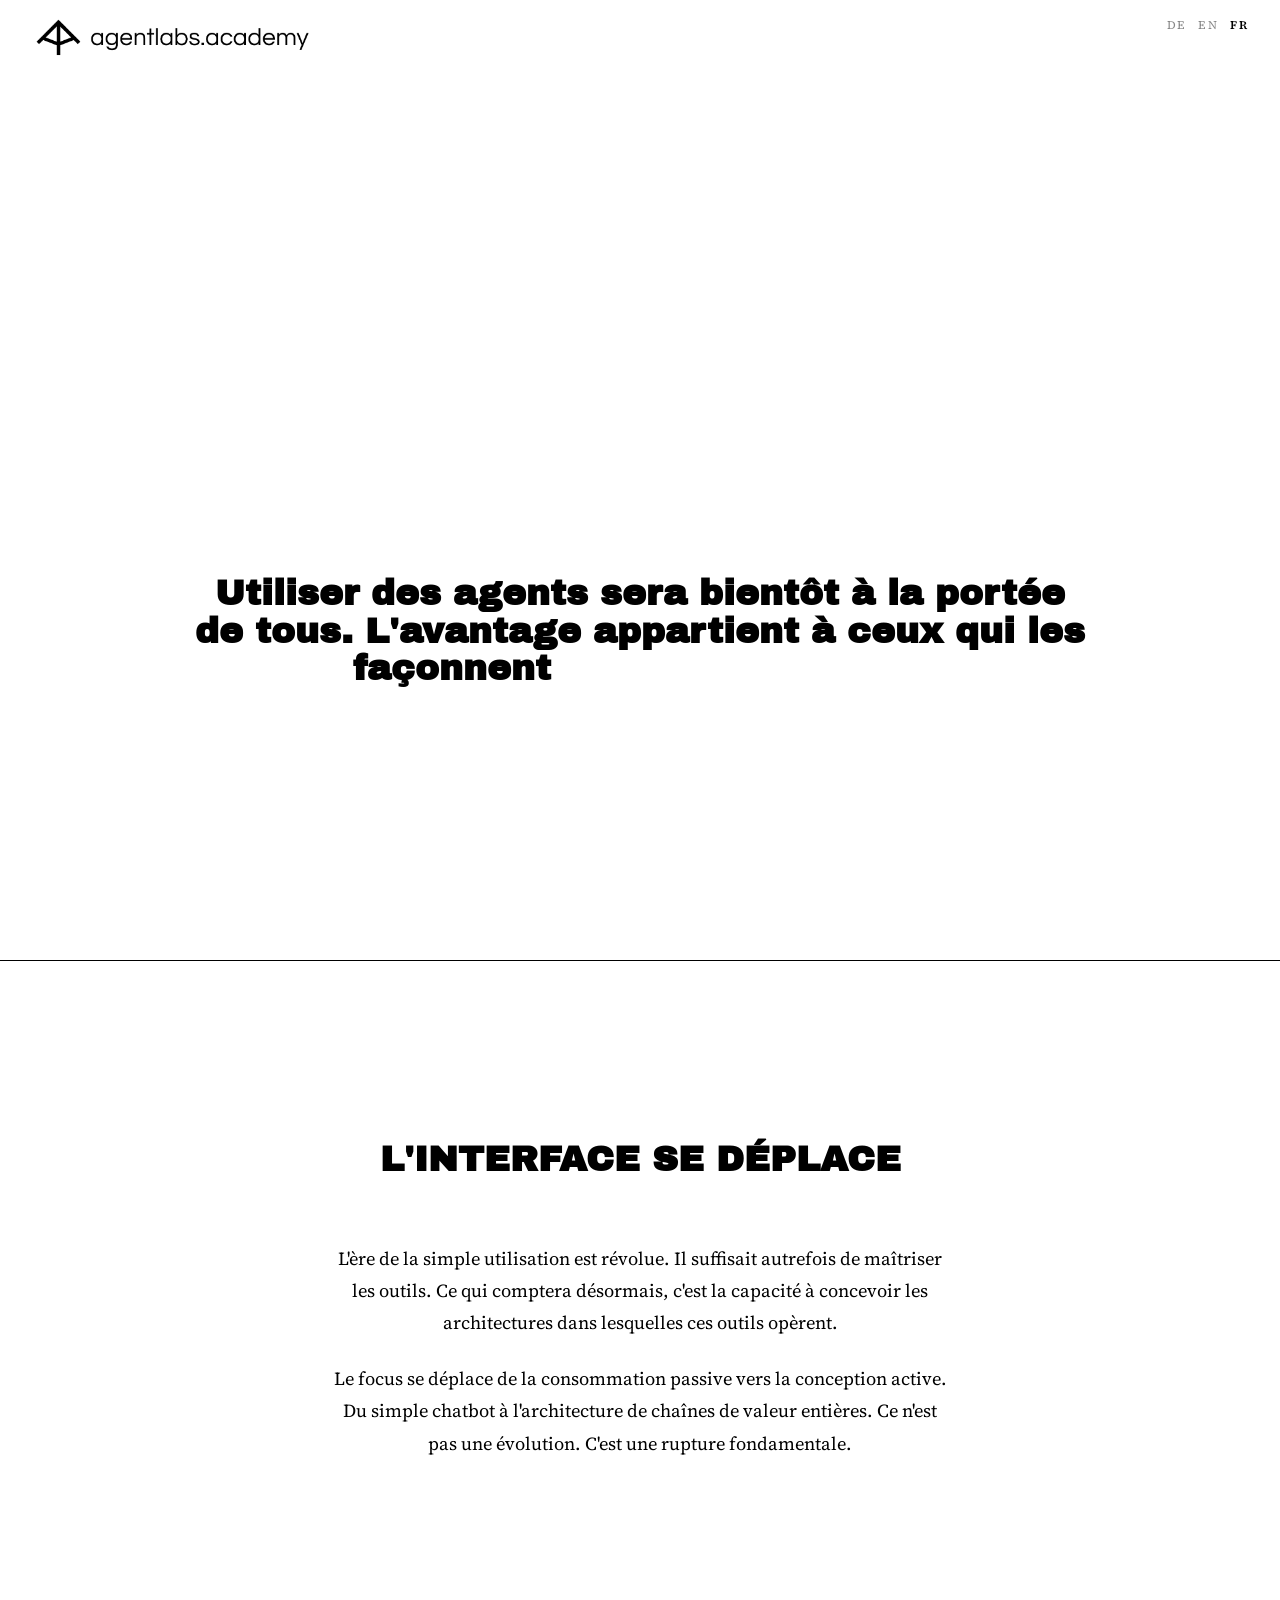
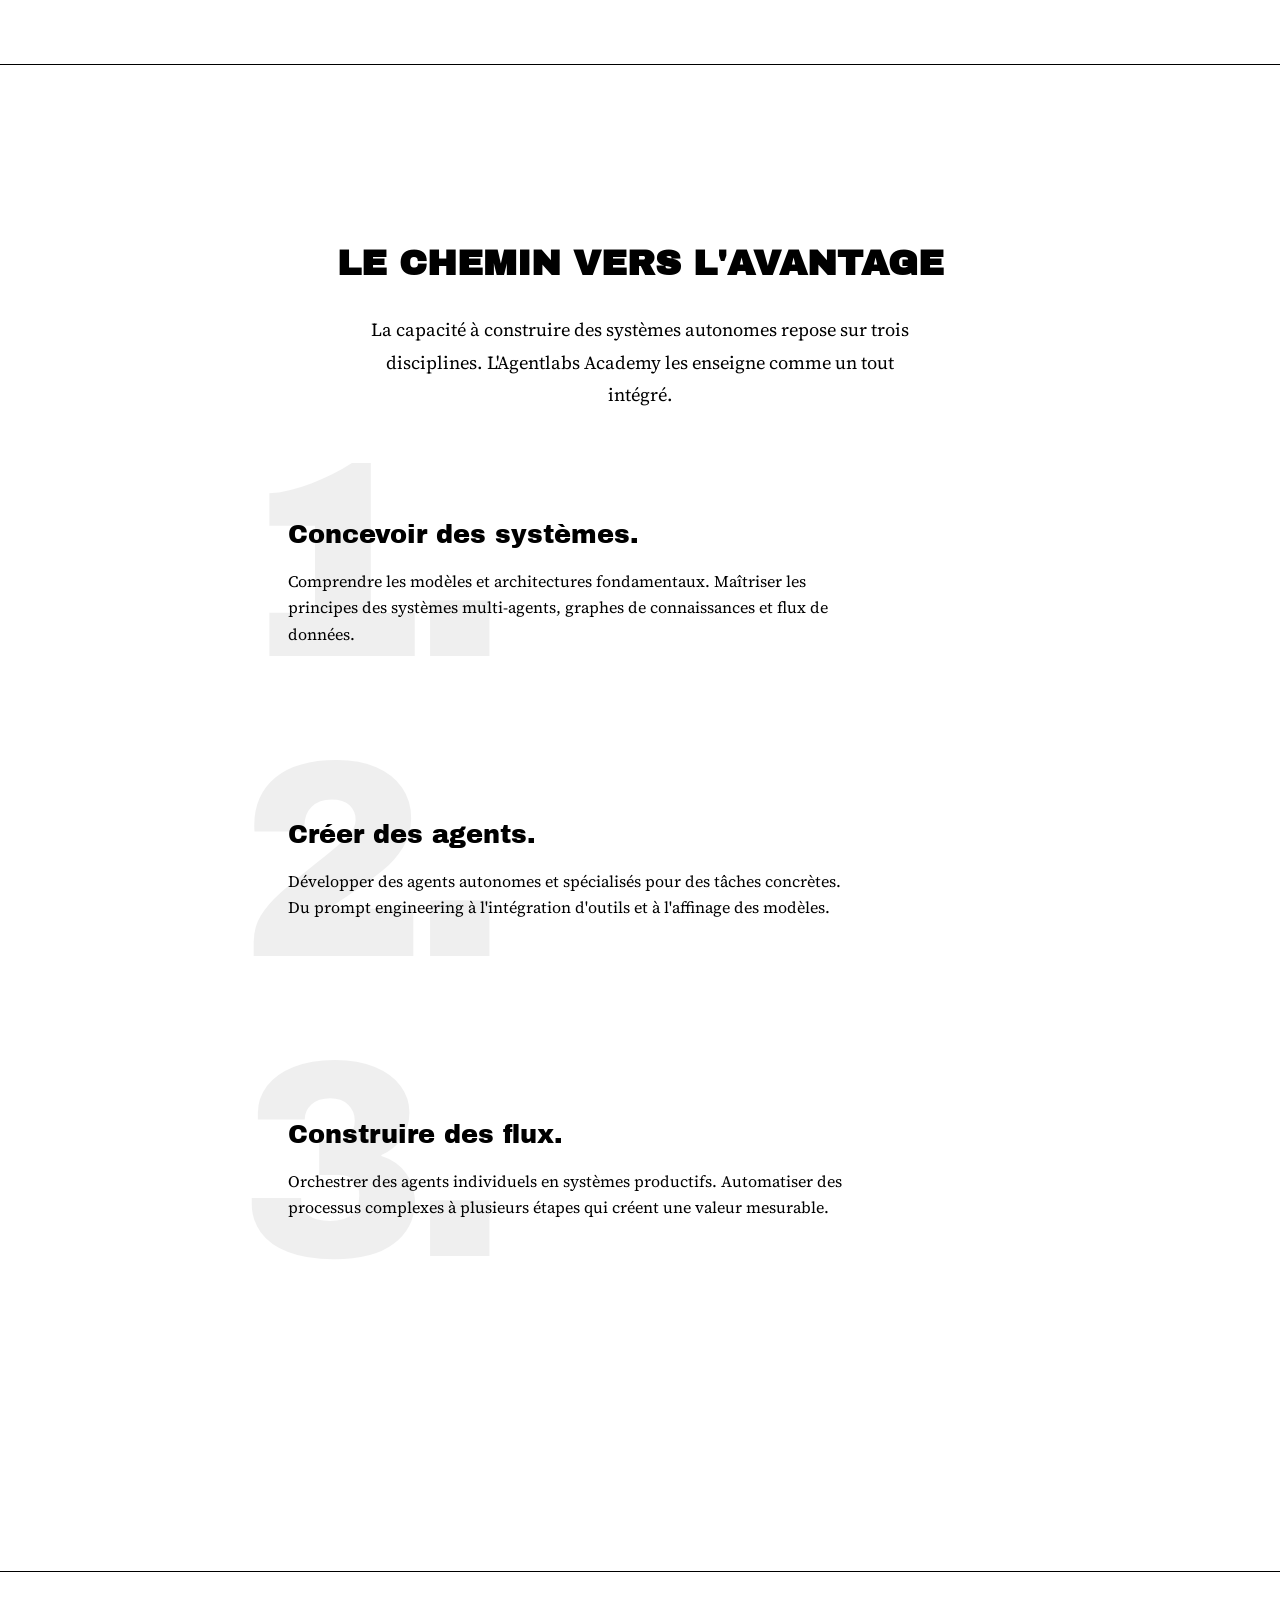
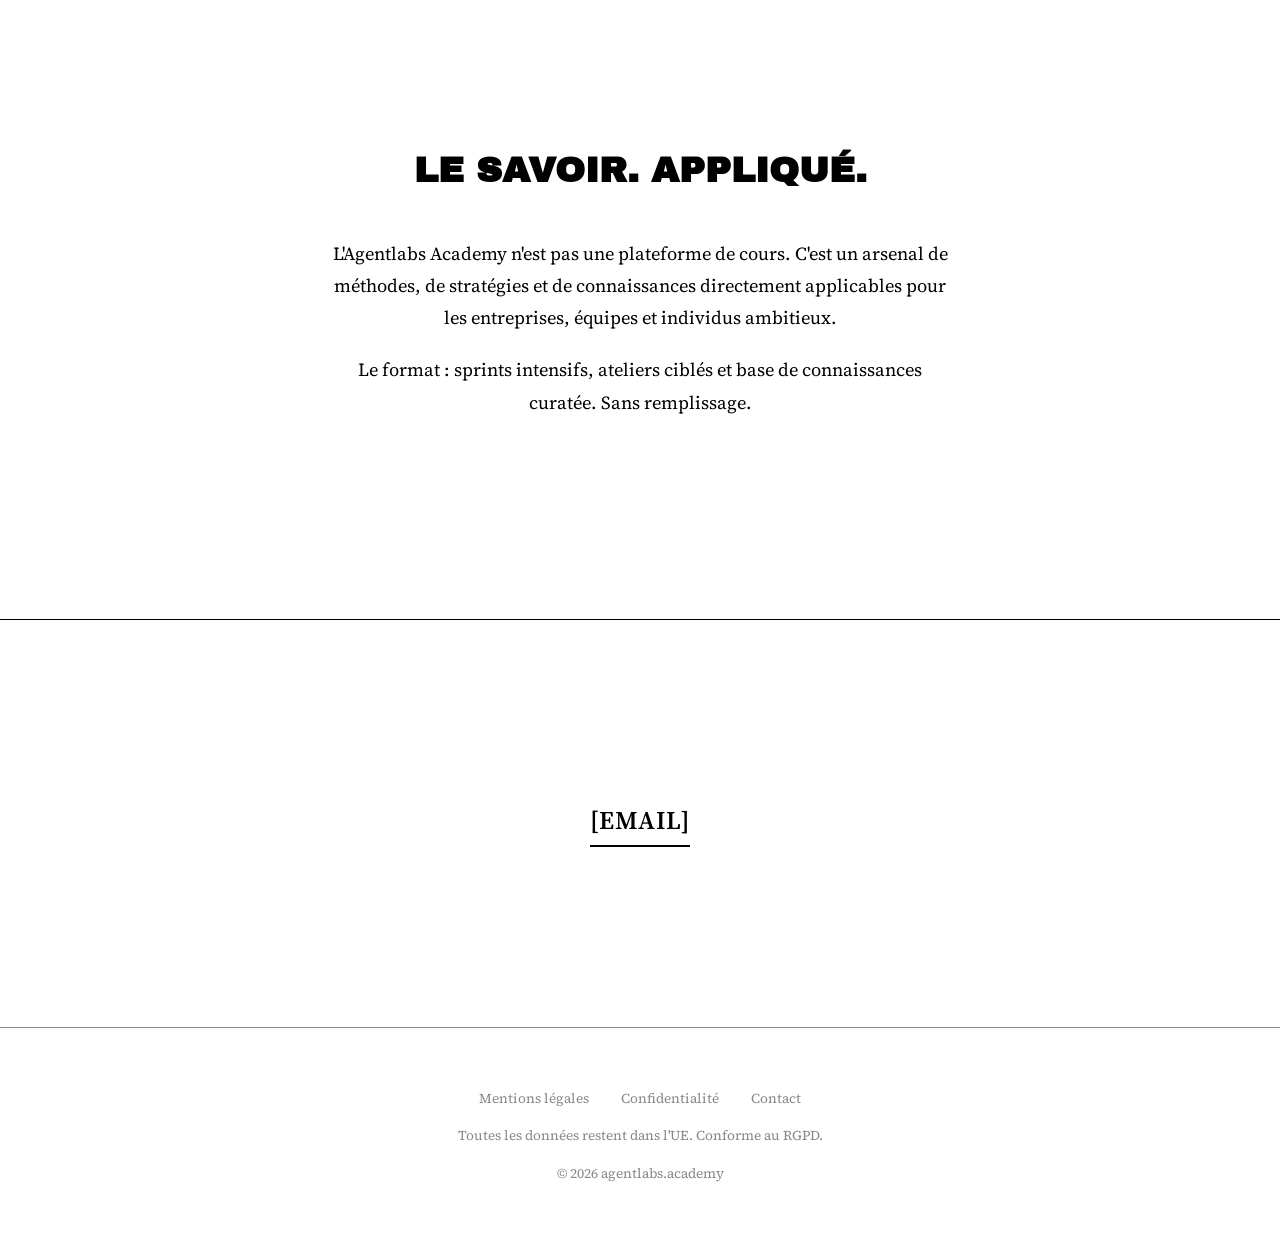
<file: fr/index.html>
<!DOCTYPE html>
<html lang="fr">
<head>
  <meta charset="UTF-8">
  <meta name="viewport" content="width=device-width, initial-scale=1.0">
  <title>agentlabs.academy — Comprendre, créer et déployer des agents IA.</title>
  <meta name="description" content="L'Agentlabs Academy enseigne comment les systèmes autonomes sont construits et comment ils prennent en charge des processus. Pour les entreprises, équipes et individus.">
  <meta name="robots" content="index, follow">
  <link rel="canonical" href="https://agentlabs.academy">

  <link rel="preconnect" href="https://fonts.googleapis.com">
  <link rel="preconnect" href="https://fonts.gstatic.com" crossorigin>
  <link href="https://fonts.googleapis.com/css2?family=Archivo+Black&family=Source+Serif+4:ital,wght@0,400;0,600;1,400&display=swap" rel="stylesheet">

  <style>
    /* ── RESET ─────────────────────────────────── */
    *, *::before, *::after { box-sizing: border-box; margin: 0; padding: 0; }
    html { scroll-behavior: smooth; -webkit-font-smoothing: antialiased; }

    body {
      font-family: 'Source Serif 4', Georgia, serif;
      font-weight: 400;
      line-height: 1.6;
      color: #000;
      background: #fff;
    }

    a { color: inherit; text-decoration: none; }

    /* ── NAV ────────────────────────────────────── */
    nav {
      display: flex;
      align-items: flex-start;
      padding: 16px 32px 0;
      background: #fff;
    }
    nav img { height: 44px; display: block; }
    nav .nav-cta {
      font-family: 'Source Serif 4', serif;
      font-weight: 600;
      font-size: 0.9rem;
      letter-spacing: 0.02em;
      color: #000;
    }
    nav .nav-cta:hover { text-decoration: underline; }
    .lang-switch-nav {
      position: fixed;
      top: 16px;
      right: 32px;
      display: flex;
      gap: 12px;
      z-index: 200;
    }
    .lang-switch-nav a {
      font-family: 'Source Serif 4', serif;
      font-size: 0.72rem;
      letter-spacing: 0.12em;
      text-transform: uppercase;
      color: #888;
      text-decoration: none;
    }
    .lang-switch-nav a:hover { color: #000; }
    .lang-switch-nav a.active { color: #000; font-weight: 600; }

    /* ── SECTION BASE ───────────────────────────── */
    section { padding: 180px 48px; }
    section + section { border-top: 1px solid #000; }
    .inner {
      max-width: 680px;
      margin: 0 auto;
      text-align: center;
    }
    .inner-wide { max-width: 900px; margin: 0 auto; }

    /* ── TYPOGRAPHY ─────────────────────────────── */
    .headline {
      font-family: 'Archivo Black', sans-serif;
      font-weight: 900;
      text-transform: uppercase;
      line-height: 1.05;
      color: #000;
    }
    .h-xl  { font-size: clamp(1.4rem, 2.8vw, 3rem); }
    .h-lg  { font-size: clamp(1.4rem, 2.8vw, 3rem); }
    .h-hero-bereit { font-size: clamp(3rem, 10vw, 8rem); }

    .body-text {
      font-family: 'Source Serif 4', serif;
      font-size: clamp(1rem, 1.5vw, 1.15rem);
      line-height: 1.75;
      color: #000;
    }
    .subline {
      font-family: 'Source Serif 4', serif;
      font-size: clamp(1rem, 2vw, 1.35rem);
      font-weight: 400;
      color: #000;
    }

    /* ── FADE-UP ANIMATIONS ─────────────────────── */
    .fade-up {
      opacity: 0;
      transform: translateY(30px);
      transition: opacity 0.8s ease, transform 0.8s ease;
    }
    .fade-up.visible {
      opacity: 1;
      transform: translateY(0);
    }

    /* ── WORD ANIMATION ─────────────────────────── */
    .word {
      opacity: 0;
      transform: translateY(20px);
      display: inline-block;
      transition: opacity 0.5s ease, transform 0.5s ease;
    }
    .word.visible { opacity: 1; transform: translateY(0); }

    /* ══════════════════════════════════════════════
       SECTION 1 — MANIFESTO
    ══════════════════════════════════════════════ */
    #manifesto {
      min-height: 100vh;
      padding: 0;
      display: flex;
      flex-direction: column;
      align-items: center;
      justify-content: flex-start;
      text-align: center;
      position: relative;
      overflow: hidden;
    }
    #manifesto .manifesto-inner {
      display: flex;
      flex-direction: column;
      align-items: center;
      padding: 0 0 80px;
      position: relative;
      z-index: 1;
      justify-content: flex-start;
      margin-top: -8px;
    }
    #hero-logo {
      width: min(60vw, 580px);
      margin-top: 0;
      margin-bottom: 40px;
      will-change: transform, opacity;
      transform-origin: center;
    }
    #manifesto .headline {
      max-width: 900px;
      margin-bottom: 32px;
      text-transform: none; /* Hero-Headline nicht uppercase */
    }
    #manifesto .subline {
      max-width: 600px;
    }

    /* ══════════════════════════════════════════════
       SECTION 2 — PARADIGMA
    ══════════════════════════════════════════════ */
    #paradigma { text-align: center; }
    #paradigma .headline { margin-bottom: 64px; }
    #paradigma .body-text { max-width: 620px; margin: 0 auto 24px; }

    /* ══════════════════════════════════════════════
       SECTION 3 — METHODE
    ══════════════════════════════════════════════ */
    #methode { text-align: center; }
    #methode .headline { margin-bottom: 32px; }
    #methode .intro { max-width: 560px; margin: 0 auto 80px; }

    .methode-items { max-width: 800px; margin: 0 auto; }
    .methode-item {
      position: relative;
      text-align: left;
      margin-bottom: 120px;
      padding-left: 48px;
      min-height: 180px;
    }
    .methode-num {
      font-family: 'Archivo Black', sans-serif;
      font-size: clamp(160px, 22vw, 280px);
      line-height: 0.8;
      color: #000;
      opacity: 0.06;
      user-select: none;
      letter-spacing: -0.05em;
      position: absolute;
      top: -40px;
      left: 0;
      z-index: 0;
    }
    .methode-content {
      position: relative;
      z-index: 1;
      padding-top: 24px;
      max-width: 560px;
    }
    .methode-title {
      font-family: 'Archivo Black', sans-serif;
      font-size: clamp(1.2rem, 2vw, 1.6rem);
      margin-bottom: 12px;
      color: #000;
    }
    .methode-body {
      font-family: 'Source Serif 4', serif;
      font-size: 1rem;
      line-height: 1.65;
      color: #000;
    }

    /* ══════════════════════════════════════════════
       SECTION 4 — ARSENAL
    ══════════════════════════════════════════════ */
    #arsenal { text-align: center; }
    #arsenal .headline { margin-bottom: 48px; }
    #arsenal .body-text { max-width: 620px; margin: 0 auto 20px; }

    .statement {
      font-family: 'Source Serif 4', serif;
      font-weight: 600;
      font-style: italic;
      font-size: clamp(2rem, 5vw, 4rem);
      color: #000;
      text-align: center;
      padding: 100px 48px;
      max-width: 800px;
      margin: 0 auto;
      line-height: 1.3;
    }

    .cta-link {
      display: inline-block;
      font-family: 'Source Serif 4', serif;
      font-weight: 600;
      font-size: 0.95rem;
      letter-spacing: 0.15em;
      text-transform: uppercase;
      color: #000;
      margin-top: 16px;
    }
    .cta-link:hover { text-decoration: underline; }

    /* ══════════════════════════════════════════════
       SECTION 5 — KONTAKT
    ══════════════════════════════════════════════ */
    #kontakt { text-align: center; }
    #kontakt .headline { margin-bottom: 24px; }
    #kontakt .body-text { margin-bottom: 64px; }

    form {
      max-width: 420px;
      margin: 0 auto;
      display: flex;
      flex-direction: column;
      gap: 40px;
    }
    .form-field {
      display: flex;
      flex-direction: column;
      gap: 8px;
      text-align: left;
    }
    .form-field label {
      font-family: 'Source Serif 4', serif;
      font-size: 0.8rem;
      letter-spacing: 0.12em;
      text-transform: uppercase;
      color: #888;
    }
    .form-field input {
      background: transparent;
      border: none;
      border-bottom: 1px solid #000;
      border-radius: 0;
      padding: 12px 0;
      font-family: 'Source Serif 4', serif;
      font-size: 1rem;
      color: #000;
      width: 100%;
      outline: none;
    }
    .form-field input::placeholder { color: #888; }
    .form-field input:focus { border-bottom-color: #000; }

    .contact-email {
      display: inline-block;
      font-family: 'Source Serif 4', serif;
      font-size: clamp(1.1rem, 2.5vw, 1.6rem);
      font-weight: 600;
      color: #000;
      letter-spacing: 0.02em;
      border-bottom: 2px solid #000;
      padding-bottom: 4px;
      transition: opacity 0.2s;
    }
    .contact-email:hover { opacity: 0.5; }

    /* ══════════════════════════════════════════════
       FOOTER
    ══════════════════════════════════════════════ */
    footer {
      padding: 60px 48px;
      border-top: 1px solid #888;
      display: flex;
      flex-direction: column;
      align-items: center;
      gap: 16px;
      text-align: center;
    }
    footer nav {
      position: static;
      border: none;
      background: none;
      height: auto;
      padding: 0;
      gap: 32px;
      justify-content: center;
    }
    footer nav a {
      font-family: 'Source Serif 4', serif;
      font-size: 0.85rem;
      color: #888;
    }
    footer nav a:hover { text-decoration: underline; }
    footer p {
      font-family: 'Source Serif 4', serif;
      font-size: 0.85rem;
      color: #888;
    }

    /* ── MOBILE ─────────────────────────────────── */
    @media (max-width: 768px) {
      nav { padding: 0 24px; }
      section { padding: 100px 24px; }
      #manifesto .manifesto-inner { padding: 80px 24px 60px; }
      #hero-logo { width: 95vw; }
      .methode-item {
        grid-template-columns: 100px 1fr;
        gap: 0 16px;
      }
      .methode-num { font-size: 100px; }
      footer { padding: 48px 24px; }
      footer nav { flex-direction: column; gap: 12px; }
    }
    @media (max-width: 480px) {
      .methode-item { grid-template-columns: 1fr; }
      .methode-num { font-size: 80px; }
    }
  </style>
</head>
<body>

<!-- ══ NAV ════════════════════════════════════════ -->
<nav>
  <a href="/">
    <img src="../../logos/agentlabs_academy_logo_complete.png" alt="agentlabs.academy">
  
  <div class="lang-switch-nav">
    <a href="/website-dev/">DE</a>
    <a href="/website-dev/en/">EN</a>
    <a href="/website-dev/fr/" class="active">FR</a>
  </div>
</nav>

<!-- ══ S1: MANIFESTO ══════════════════════════════ -->
<section id="manifesto">
  <div class="manifesto-inner">
    <img id="hero-logo" src="../../logos/aa-hero-logo.png" alt="agentlabs.academy">

    <h1 class="headline h-xl" id="hero-headline">
      Utiliser des agents sera bientôt à la portée de tous. L'avantage appartient à ceux qui les façonnent et les orchestrent.
    </h1>

    <p class="subline" id="hero-subline" style="opacity:0; transition: opacity 1s ease 0.5s;">
      Concevoir des systèmes. Créer des agents. Construire des flux. Prendre l'avantage.
    </p>
  </div>
</section>

<!-- ══ S2: PARADIGMA ══════════════════════════════ -->
<section id="paradigma">
  <div class="inner">
    <h2 class="headline h-lg fade-up">L'INTERFACE SE DÉPLACE</h2>
    <p class="body-text fade-up" style="transition-delay:200ms">
      L'ère de la simple utilisation est révolue. Il suffisait autrefois de maîtriser les outils. Ce qui comptera désormais, c'est la capacité à concevoir les architectures dans lesquelles ces outils opèrent.
    </p>
    <p class="body-text fade-up" style="transition-delay:400ms">
      Le focus se déplace de la consommation passive vers la conception active. Du simple chatbot à l'architecture de chaînes de valeur entières. Ce n'est pas une évolution. C'est une rupture fondamentale.
    </p>
  </div>
</section>

<!-- ══ S3: METHODE ════════════════════════════════ -->
<section id="methode">
  <div class="inner">
    <h2 class="headline h-lg fade-up">LE CHEMIN VERS L'AVANTAGE</h2>
    <p class="body-text intro fade-up" style="transition-delay:200ms">
      La capacité à construire des systèmes autonomes repose sur trois disciplines. L'Agentlabs Academy les enseigne comme un tout intégré.
    </p>
  </div>

  <div class="methode-items">
    <div class="methode-item fade-up">
      <div class="methode-num">1.</div>
      <div class="methode-content">
        <div class="methode-title">Concevoir des systèmes.</div>
        <p class="methode-body">Comprendre les modèles et architectures fondamentaux. Maîtriser les principes des systèmes multi-agents, graphes de connaissances et flux de données.</p>
      </div>
    </div>
    <div class="methode-item fade-up" style="transition-delay:150ms">
      <div class="methode-num">2.</div>
      <div class="methode-content">
        <div class="methode-title">Créer des agents.</div>
        <p class="methode-body">Développer des agents autonomes et spécialisés pour des tâches concrètes. Du prompt engineering à l'intégration d'outils et à l'affinage des modèles.</p>
      </div>
    </div>
    <div class="methode-item fade-up" style="transition-delay:300ms">
      <div class="methode-num">3.</div>
      <div class="methode-content">
        <div class="methode-title">Construire des flux.</div>
        <p class="methode-body">Orchestrer des agents individuels en systèmes productifs. Automatiser des processus complexes à plusieurs étapes qui créent une valeur mesurable.</p>
      </div>
    </div>
  </div>
</section>

<!-- ══ S4: ARSENAL ════════════════════════════════ -->
<section id="arsenal">
  <div class="inner">
    <h2 class="headline h-lg fade-up">LE SAVOIR. APPLIQUÉ.</h2>
    <p class="body-text fade-up" style="transition-delay:150ms">
      L'Agentlabs Academy n'est pas une plateforme de cours. C'est un arsenal de méthodes, de stratégies et de connaissances directement applicables pour les entreprises, équipes et individus ambitieux.
    </p>
    <p class="body-text fade-up" style="transition-delay:300ms">
      Le format : sprints intensifs, ateliers ciblés et base de connaissances curatée. Sans remplissage.
    </p>
  </div>
</section>

<!-- ══ S5: KONTAKT ════════════════════════════════ -->
<section id="kontakt">
  <div class="inner-wide" style="text-align:center">
    <a href="mailto:kontakt@agentlabs.academy" class="contact-email fade-up">
      [EMAIL]
    </a>
  </div>
</section>

<!-- ══ FOOTER ═════════════════════════════════════ -->
<footer>
  <nav>
    <a href="/website-dev/fr/legal.html">Mentions légales</a>
    <a href="/website-dev/fr/privacy.html">Confidentialité</a>
    <a href="mailto:kontakt@agentlabs.academy">Contact</a>
  </nav>
  <p>Toutes les données restent dans l'UE. Conforme au RGPD.</p>
  <p>© 2026 agentlabs.academy</p>
</footer>

<script>
  // ── Word-by-word hero headline ────────────────────────
  (function() {
    const hl = document.getElementById('hero-headline');
    const words = hl.innerText.trim().split(/\s+/);
    hl.innerHTML = words.map(w => `<span class="word">${w}</span>`).join(' ');

    document.addEventListener('DOMContentLoaded', () => {
      document.querySelectorAll('.word').forEach((el, i) => {
        setTimeout(() => el.classList.add('visible'), 300 + i * 120);
      });
      // Subline fades in after headline
      const subline = document.getElementById('hero-subline');
      const delay = 300 + words.length * 120 + 400;
      setTimeout(() => { subline.style.opacity = '1'; }, delay);
    });
  })();

  // ── Nav scroll shadow ─────────────────────────────────
  const navEl = document.querySelector('nav');
  window.addEventListener('scroll', () => {
    navEl.classList.toggle('scrolled', window.scrollY > 10);
  }, { passive: true });

  // ── Scroll: hero logo rotation (aktiviert nach Entrance-Animation) ──
  const hero     = document.getElementById('manifesto');
  const heroLogo = document.getElementById('hero-logo');

  function onLogoScroll() {
    const progress = Math.min(window.scrollY / hero.offsetHeight, 1);
    if (progress === 0) return;
    const rot     = Math.min(progress / 0.6, 1) * 180;
    const scale   = 0.8 + Math.sin(progress * Math.PI) * 0.5;
    const opacity = progress > 0.8 ? 1 - ((progress - 0.8) / 0.2) : 1;
    heroLogo.style.animation = 'none';
    heroLogo.style.transform = `rotate(${rot}deg) scale(${scale})`;
    heroLogo.style.opacity   = Math.max(0, opacity);
  }

  setTimeout(() => {
    window.addEventListener('scroll', onLogoScroll, { passive: true });
  }, 1400);

  // ── IntersectionObserver: fade-up ─────────────────────
  const io = new IntersectionObserver(entries => {
    entries.forEach(e => {
      if (e.isIntersecting) {
        e.target.classList.add('visible');
        io.unobserve(e.target);
      }
    });
  }, { threshold: 0.15 });

  document.querySelectorAll('.fade-up').forEach(el => io.observe(el));
</script>
</body>
</html>
</file>
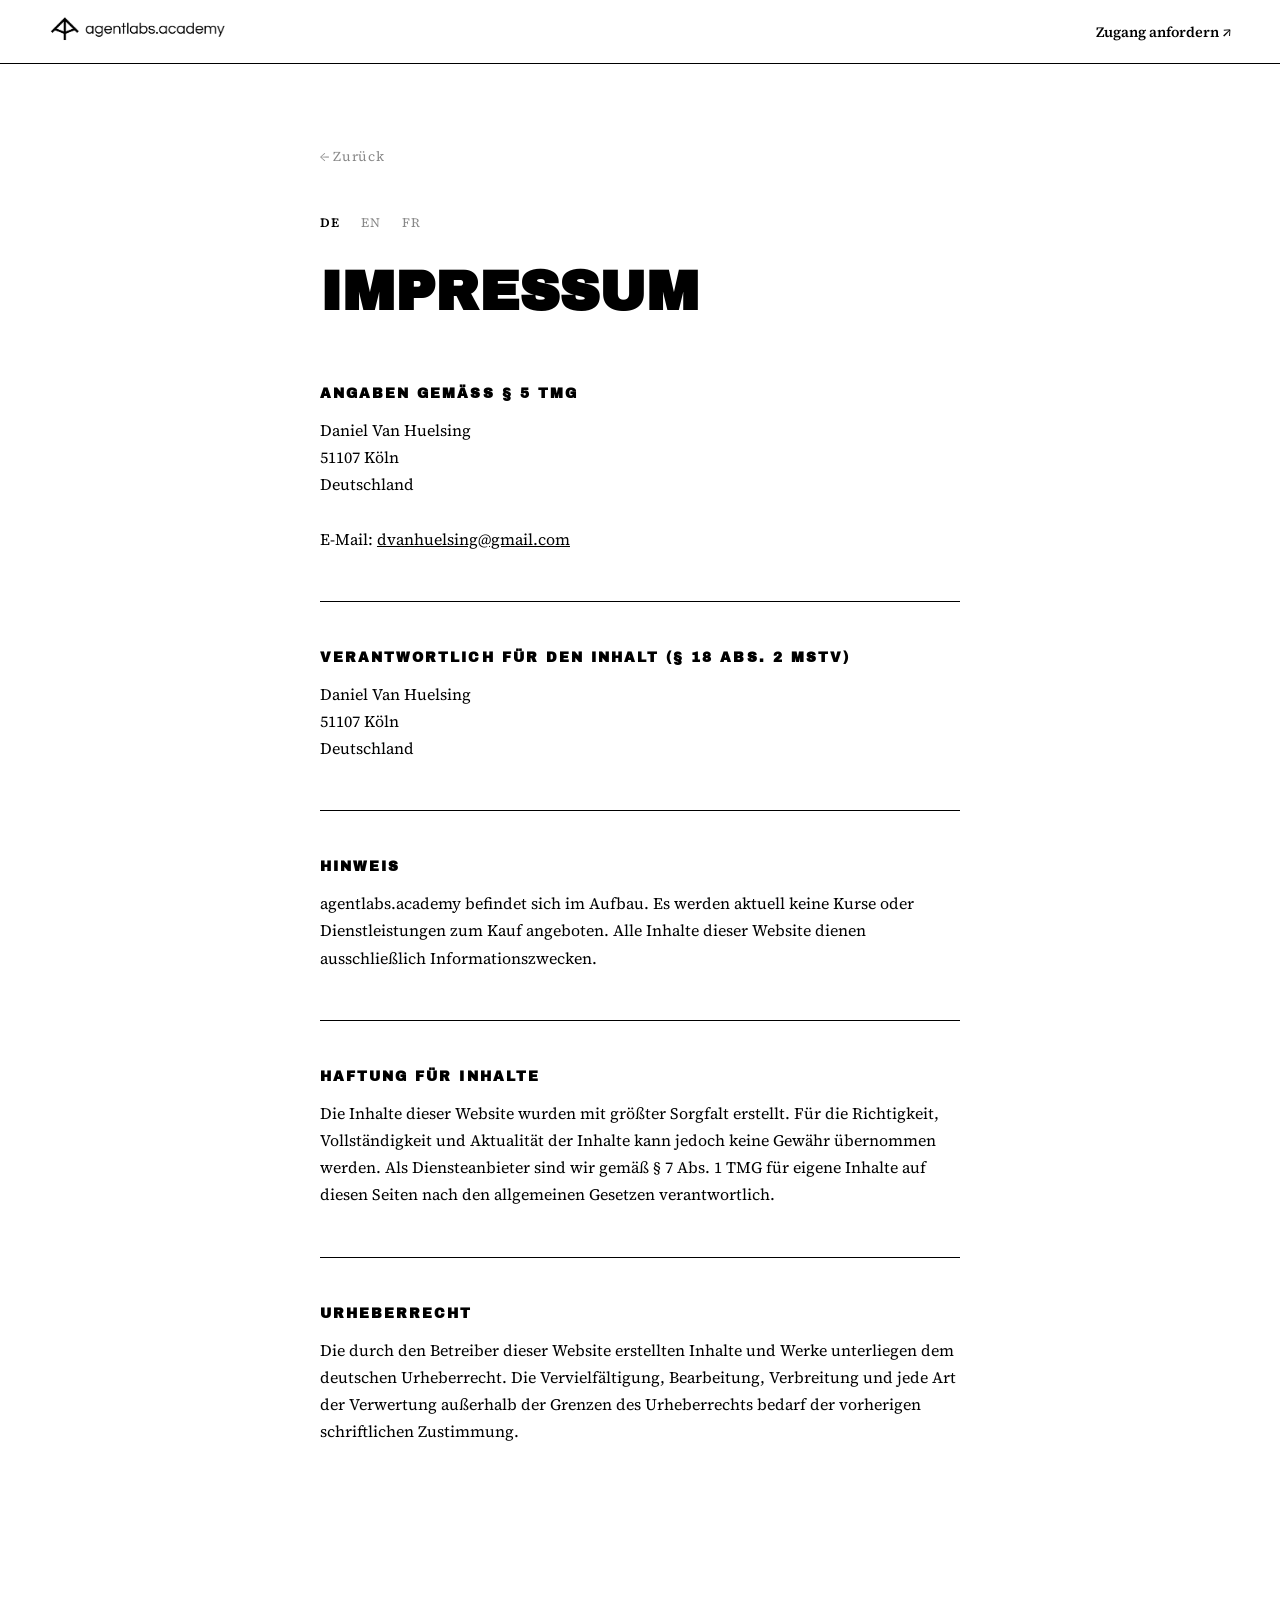
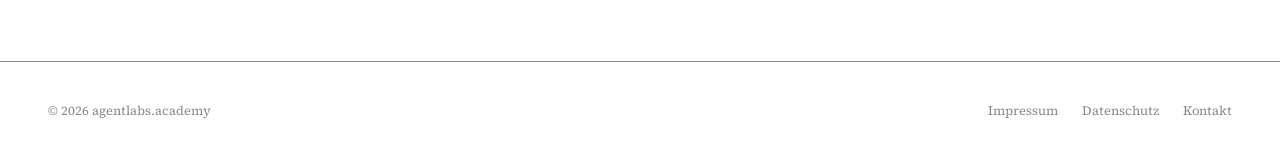
<file: legal.html>
<!DOCTYPE html>
<html lang="de">
<head>
  <meta charset="UTF-8">
  <meta name="viewport" content="width=device-width, initial-scale=1.0">
  <title>Impressum — agentlabs.academy</title>
  <link rel="preconnect" href="https://fonts.googleapis.com">
  <link rel="preconnect" href="https://fonts.gstatic.com" crossorigin>
  <link href="https://fonts.googleapis.com/css2?family=Archivo+Black&family=Source+Serif+4:wght@400;600&display=swap" rel="stylesheet">
  <style>
    *, *::before, *::after { box-sizing: border-box; margin: 0; padding: 0; }
    html { scroll-behavior: smooth; -webkit-font-smoothing: antialiased; }
    body { font-family: 'Source Serif 4', Georgia, serif; background: #fff; color: #000; min-height: 100vh; display: flex; flex-direction: column; }
    a { color: inherit; }

    nav {
      position: sticky; top: 0; z-index: 100;
      display: flex; align-items: center; justify-content: space-between;
      padding: 0 48px; height: 64px;
      background: #fff; border-bottom: 1px solid #000;
    }
    nav img { height: 28px; }
    nav a.nav-cta { font-weight: 600; font-size: 0.9rem; text-decoration: none; color: #000; }
    nav a.nav-cta:hover { text-decoration: underline; }

    main { flex: 1; padding: 80px 48px 120px; }
    .inner { max-width: 640px; margin: 0 auto; }

    .back { font-size: 0.85rem; color: #888; text-decoration: none; display: inline-block; margin-bottom: 48px; letter-spacing: 0.05em; }
    .back:hover { color: #000; }

    h1 { font-family: 'Archivo Black', sans-serif; font-size: clamp(2rem, 5vw, 3.5rem); text-transform: uppercase; line-height: 1.05; margin-bottom: 64px; }

    .section { margin-bottom: 48px; padding-bottom: 48px; border-bottom: 1px solid #000; }
    .section:last-child { border-bottom: none; }
    .section h2 { font-family: 'Archivo Black', sans-serif; font-size: 0.85rem; letter-spacing: 0.15em; text-transform: uppercase; margin-bottom: 16px; }
    .section p, .section address { font-size: 1rem; line-height: 1.7; font-style: normal; color: #000; }
    .section p + p { margin-top: 12px; }

    .lang-switch { font-size: 0.8rem; letter-spacing: 0.1em; text-transform: uppercase; color: #888; margin-bottom: 32px; }
    .lang-switch a { color: #888; text-decoration: none; margin-right: 16px; }
    .lang-switch a:hover { color: #000; }
    .lang-switch a.active { color: #000; font-weight: 600; }

    footer { padding: 40px 48px; border-top: 1px solid #888; display: flex; justify-content: space-between; align-items: center; flex-wrap: wrap; gap: 16px; }
    footer p { font-size: 0.8rem; color: #888; }
    footer nav { position: static; border: none; background: none; height: auto; padding: 0; gap: 24px; }
    footer nav a { font-size: 0.8rem; color: #888; text-decoration: none; }
    footer nav a:hover { color: #000; }

    @media (max-width: 600px) { nav, footer { padding: 0 24px; } nav { height: 56px; } main { padding: 60px 24px 80px; } footer { padding: 32px 24px; } }
  </style>
</head>
<body>
<nav>
  <a href="/"><img src="/logos/agentlabs_academy_logo_complete.png" alt="agentlabs.academy"></a>
  <a href="/#kontakt" class="nav-cta">Zugang anfordern ↗</a>
</nav>

<main>
  <div class="inner">
    <a href="/" class="back">← Zurück</a>

    <div class="lang-switch">
      <a href="/legal.html" class="active">DE</a>
      <a href="/en/legal.html">EN</a>
      <a href="/fr/legal.html">FR</a>
    </div>

    <h1>Impressum</h1>

    <div class="section">
      <h2>Angaben gemäß § 5 TMG</h2>
      <address>
        Daniel Van Huelsing<br>
        51107 Köln<br>
        Deutschland<br><br>
        E-Mail: <a href="mailto:dvanhuelsing@gmail.com">dvanhuelsing@gmail.com</a>
      </address>
    </div>

    <div class="section">
      <h2>Verantwortlich für den Inhalt (§ 18 Abs. 2 MStV)</h2>
      <address>
        Daniel Van Huelsing<br>
        51107 Köln<br>
        Deutschland
      </address>
    </div>

    <div class="section">
      <h2>Hinweis</h2>
      <p>agentlabs.academy befindet sich im Aufbau. Es werden aktuell keine Kurse oder Dienstleistungen zum Kauf angeboten. Alle Inhalte dieser Website dienen ausschließlich Informationszwecken.</p>
    </div>

    <div class="section">
      <h2>Haftung für Inhalte</h2>
      <p>Die Inhalte dieser Website wurden mit größter Sorgfalt erstellt. Für die Richtigkeit, Vollständigkeit und Aktualität der Inhalte kann jedoch keine Gewähr übernommen werden. Als Diensteanbieter sind wir gemäß § 7 Abs. 1 TMG für eigene Inhalte auf diesen Seiten nach den allgemeinen Gesetzen verantwortlich.</p>
    </div>

    <div class="section">
      <h2>Urheberrecht</h2>
      <p>Die durch den Betreiber dieser Website erstellten Inhalte und Werke unterliegen dem deutschen Urheberrecht. Die Vervielfältigung, Bearbeitung, Verbreitung und jede Art der Verwertung außerhalb der Grenzen des Urheberrechts bedarf der vorherigen schriftlichen Zustimmung.</p>
    </div>
  </div>
</main>

<footer>
  <p>© 2026 agentlabs.academy</p>
  <nav>
    <a href="/legal.html">Impressum</a>
    <a href="/privacy.html">Datenschutz</a>
    <a href="mailto:dvanhuelsing@gmail.com">Kontakt</a>
  </nav>
</footer>
</body>
</html>
</file>
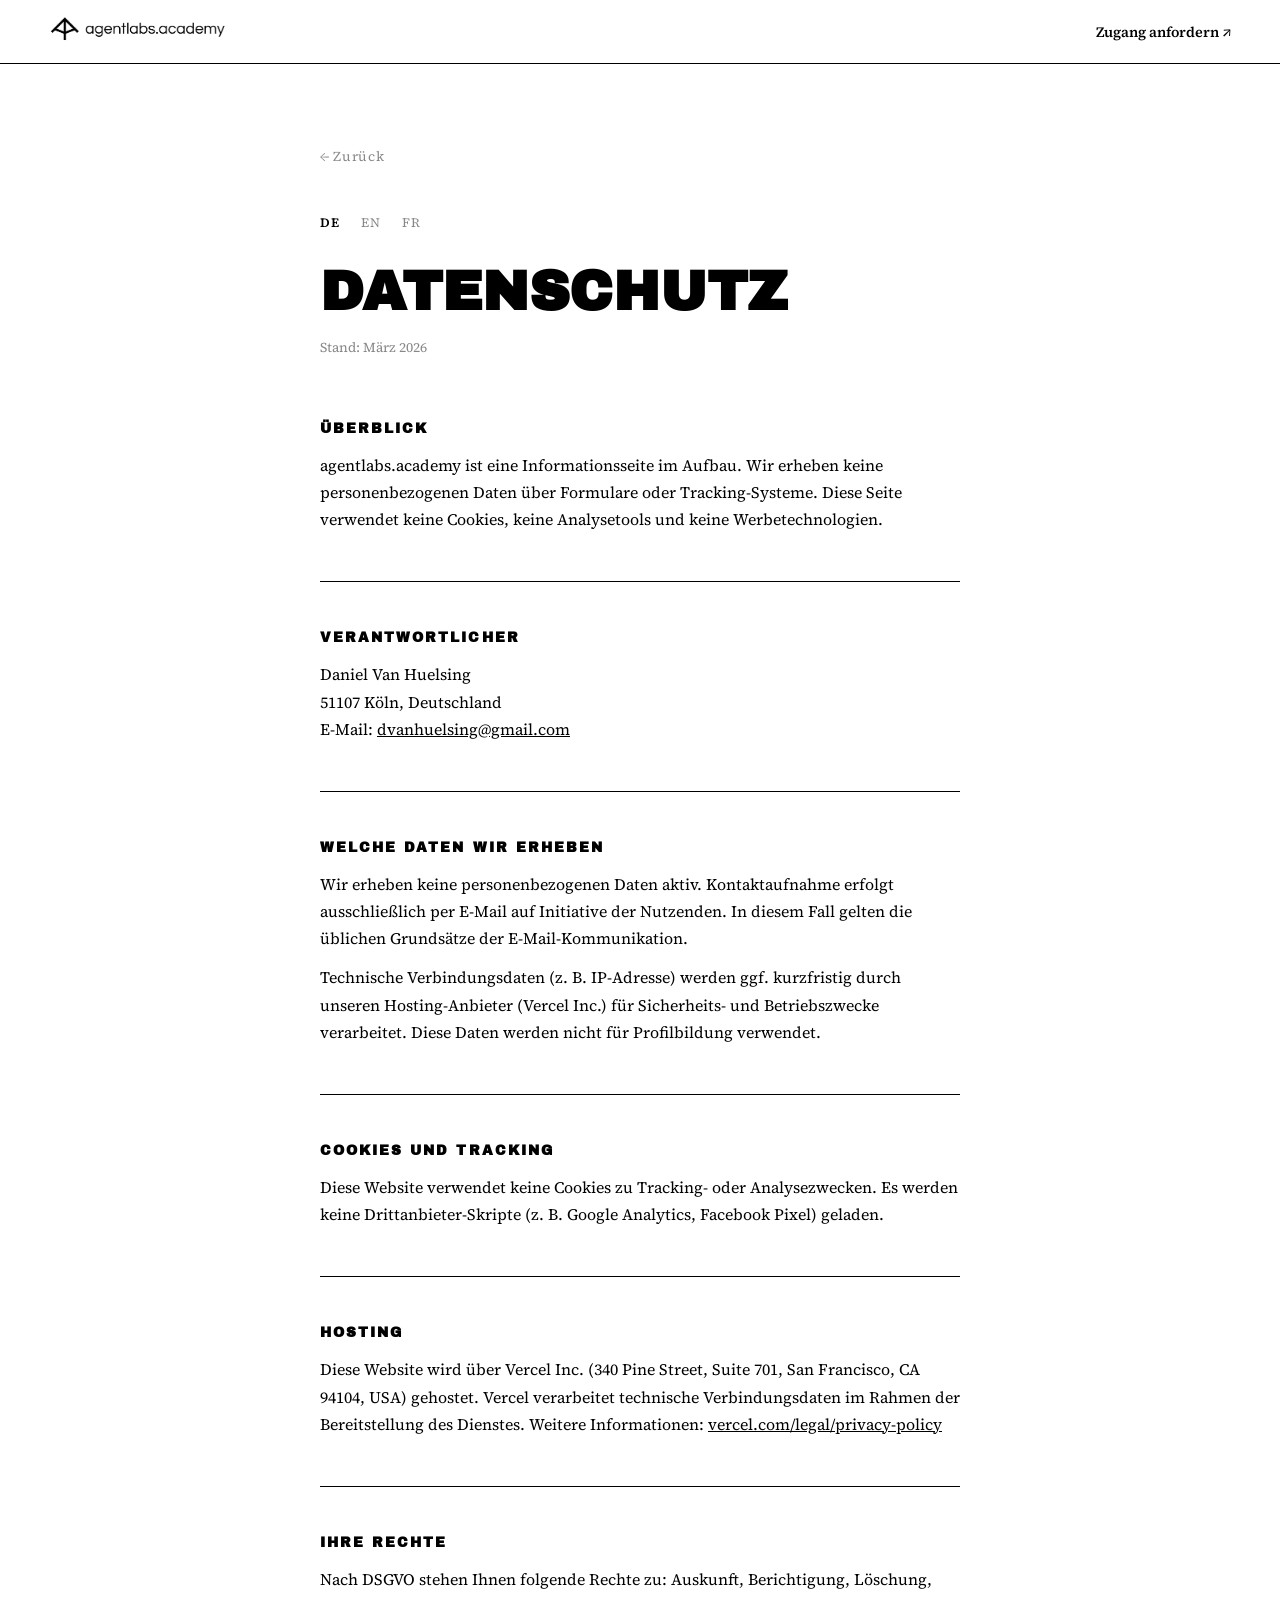
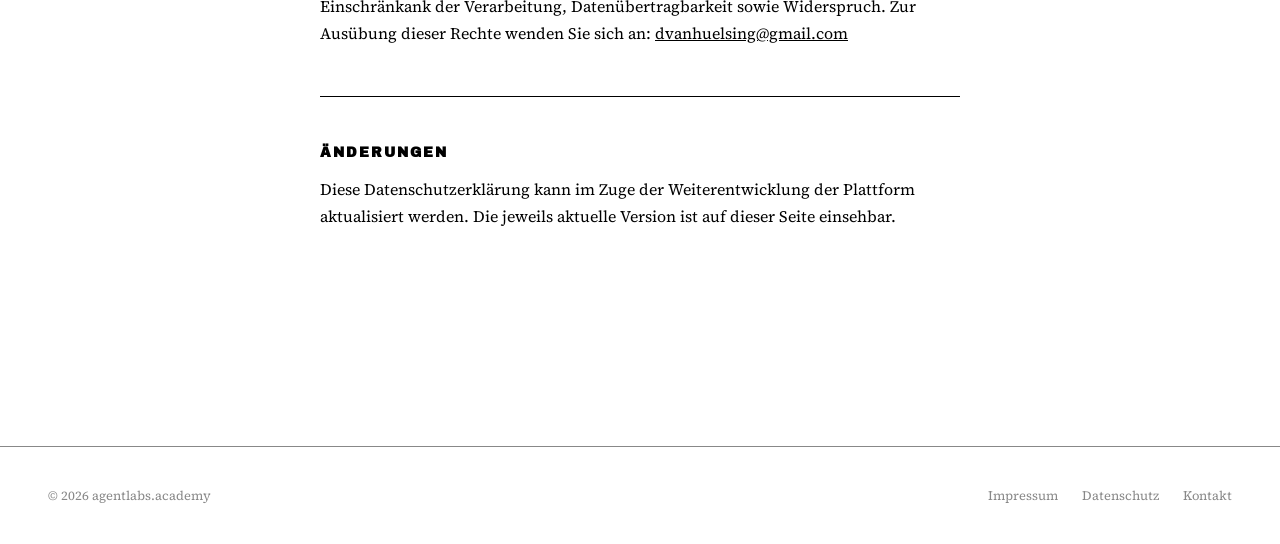
<file: privacy.html>
<!DOCTYPE html>
<html lang="de">
<head>
  <meta charset="UTF-8">
  <meta name="viewport" content="width=device-width, initial-scale=1.0">
  <title>Datenschutz — agentlabs.academy</title>
  <link rel="preconnect" href="https://fonts.googleapis.com">
  <link rel="preconnect" href="https://fonts.gstatic.com" crossorigin>
  <link href="https://fonts.googleapis.com/css2?family=Archivo+Black&family=Source+Serif+4:wght@400;600&display=swap" rel="stylesheet">
  <style>
    *, *::before, *::after { box-sizing: border-box; margin: 0; padding: 0; }
    html { scroll-behavior: smooth; -webkit-font-smoothing: antialiased; }
    body { font-family: 'Source Serif 4', Georgia, serif; background: #fff; color: #000; min-height: 100vh; display: flex; flex-direction: column; }
    a { color: inherit; }
    nav { position: sticky; top: 0; z-index: 100; display: flex; align-items: center; justify-content: space-between; padding: 0 48px; height: 64px; background: #fff; border-bottom: 1px solid #000; }
    nav img { height: 28px; }
    nav a.nav-cta { font-weight: 600; font-size: 0.9rem; text-decoration: none; color: #000; }
    nav a.nav-cta:hover { text-decoration: underline; }
    main { flex: 1; padding: 80px 48px 120px; }
    .inner { max-width: 640px; margin: 0 auto; }
    .back { font-size: 0.85rem; color: #888; text-decoration: none; display: inline-block; margin-bottom: 48px; letter-spacing: 0.05em; }
    .back:hover { color: #000; }
    .lang-switch { font-size: 0.8rem; letter-spacing: 0.1em; text-transform: uppercase; color: #888; margin-bottom: 32px; }
    .lang-switch a { color: #888; text-decoration: none; margin-right: 16px; }
    .lang-switch a:hover { color: #000; }
    .lang-switch a.active { color: #000; font-weight: 600; }
    h1 { font-family: 'Archivo Black', sans-serif; font-size: clamp(2rem, 5vw, 3.5rem); text-transform: uppercase; line-height: 1.05; margin-bottom: 16px; }
    .meta { font-size: 0.85rem; color: #888; margin-bottom: 64px; }
    .section { margin-bottom: 48px; padding-bottom: 48px; border-bottom: 1px solid #000; }
    .section:last-child { border-bottom: none; }
    .section h2 { font-family: 'Archivo Black', sans-serif; font-size: 0.85rem; letter-spacing: 0.15em; text-transform: uppercase; margin-bottom: 16px; }
    .section p { font-size: 1rem; line-height: 1.7; }
    .section p + p { margin-top: 12px; }
    footer { padding: 40px 48px; border-top: 1px solid #888; display: flex; justify-content: space-between; align-items: center; flex-wrap: wrap; gap: 16px; }
    footer p { font-size: 0.8rem; color: #888; }
    footer nav { position: static; border: none; background: none; height: auto; padding: 0; gap: 24px; }
    footer nav a { font-size: 0.8rem; color: #888; text-decoration: none; }
    footer nav a:hover { color: #000; }
    @media (max-width: 600px) { nav, footer { padding: 0 24px; } nav { height: 56px; } main { padding: 60px 24px 80px; } footer { padding: 32px 24px; } }
  </style>
</head>
<body>
<nav>
  <a href="/"><img src="/logos/agentlabs_academy_logo_complete.png" alt="agentlabs.academy"></a>
  <a href="/#kontakt" class="nav-cta">Zugang anfordern ↗</a>
</nav>

<main>
  <div class="inner">
    <a href="/" class="back">← Zurück</a>

    <div class="lang-switch">
      <a href="/privacy.html" class="active">DE</a>
      <a href="/en/privacy.html">EN</a>
      <a href="/fr/privacy.html">FR</a>
    </div>

    <h1>Datenschutz</h1>
    <p class="meta">Stand: März 2026</p>

    <div class="section">
      <h2>Überblick</h2>
      <p>agentlabs.academy ist eine Informationsseite im Aufbau. Wir erheben keine personenbezogenen Daten über Formulare oder Tracking-Systeme. Diese Seite verwendet keine Cookies, keine Analysetools und keine Werbetechnologien.</p>
    </div>

    <div class="section">
      <h2>Verantwortlicher</h2>
      <p>Daniel Van Huelsing<br>51107 Köln, Deutschland<br>E-Mail: <a href="mailto:dvanhuelsing@gmail.com">dvanhuelsing@gmail.com</a></p>
    </div>

    <div class="section">
      <h2>Welche Daten wir erheben</h2>
      <p>Wir erheben keine personenbezogenen Daten aktiv. Kontaktaufnahme erfolgt ausschließlich per E-Mail auf Initiative der Nutzenden. In diesem Fall gelten die üblichen Grundsätze der E-Mail-Kommunikation.</p>
      <p>Technische Verbindungsdaten (z. B. IP-Adresse) werden ggf. kurzfristig durch unseren Hosting-Anbieter (Vercel Inc.) für Sicherheits- und Betriebszwecke verarbeitet. Diese Daten werden nicht für Profilbildung verwendet.</p>
    </div>

    <div class="section">
      <h2>Cookies und Tracking</h2>
      <p>Diese Website verwendet keine Cookies zu Tracking- oder Analysezwecken. Es werden keine Drittanbieter-Skripte (z. B. Google Analytics, Facebook Pixel) geladen.</p>
    </div>

    <div class="section">
      <h2>Hosting</h2>
      <p>Diese Website wird über Vercel Inc. (340 Pine Street, Suite 701, San Francisco, CA 94104, USA) gehostet. Vercel verarbeitet technische Verbindungsdaten im Rahmen der Bereitstellung des Dienstes. Weitere Informationen: <a href="https://vercel.com/legal/privacy-policy" target="_blank" rel="noopener">vercel.com/legal/privacy-policy</a></p>
    </div>

    <div class="section">
      <h2>Ihre Rechte</h2>
      <p>Nach DSGVO stehen Ihnen folgende Rechte zu: Auskunft, Berichtigung, Löschung, Einschränkank der Verarbeitung, Datenübertragbarkeit sowie Widerspruch. Zur Ausübung dieser Rechte wenden Sie sich an: <a href="mailto:dvanhuelsing@gmail.com">dvanhuelsing@gmail.com</a></p>
    </div>

    <div class="section">
      <h2>Änderungen</h2>
      <p>Diese Datenschutzerklärung kann im Zuge der Weiterentwicklung der Plattform aktualisiert werden. Die jeweils aktuelle Version ist auf dieser Seite einsehbar.</p>
    </div>
  </div>
</main>

<footer>
  <p>© 2026 agentlabs.academy</p>
  <nav>
    <a href="/legal.html">Impressum</a>
    <a href="/privacy.html">Datenschutz</a>
    <a href="mailto:dvanhuelsing@gmail.com">Kontakt</a>
  </nav>
</footer>
</body>
</html>
</file>
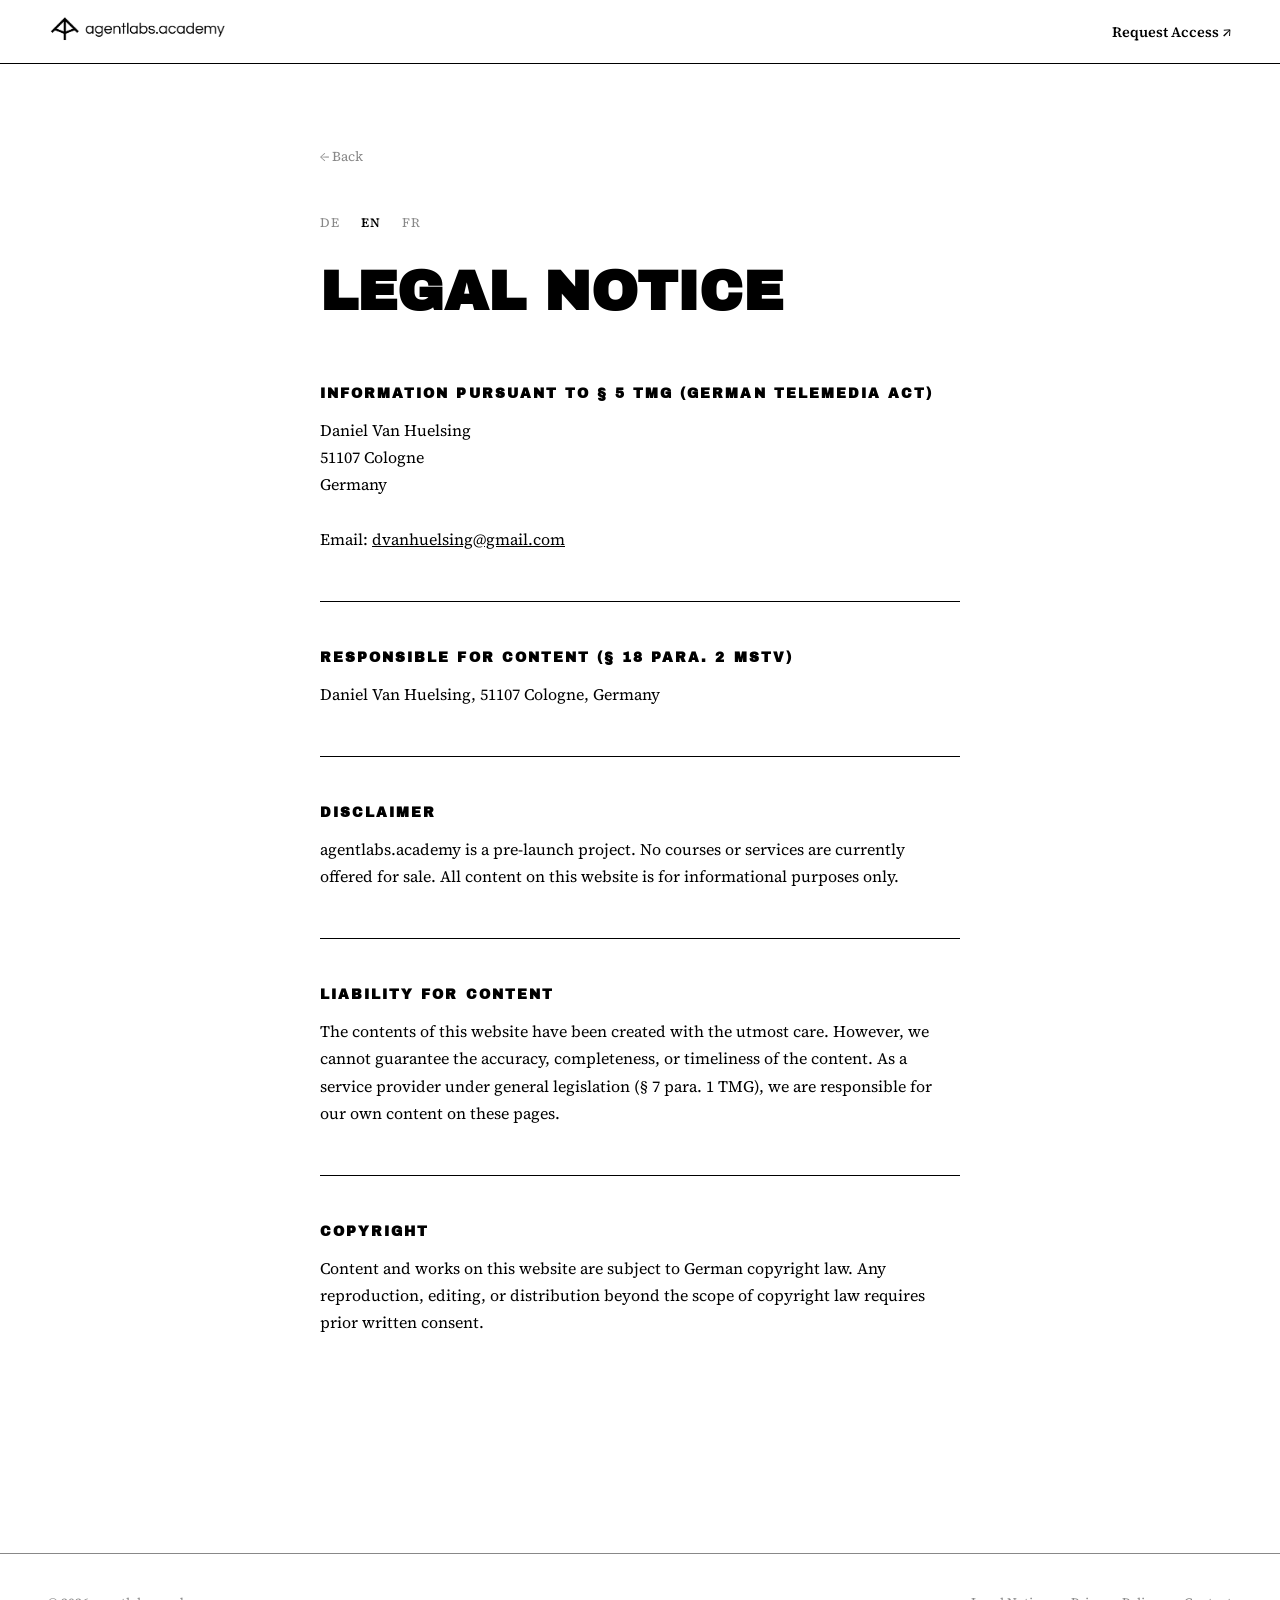
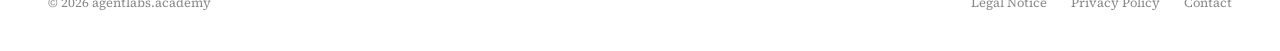
<file: en/legal.html>
<!DOCTYPE html>
<html lang="en">
<head>
  <meta charset="UTF-8">
  <meta name="viewport" content="width=device-width, initial-scale=1.0">
  <title>Legal Notice — agentlabs.academy</title>
  <link rel="preconnect" href="https://fonts.googleapis.com">
  <link rel="preconnect" href="https://fonts.gstatic.com" crossorigin>
  <link href="https://fonts.googleapis.com/css2?family=Archivo+Black&family=Source+Serif+4:wght@400;600&display=swap" rel="stylesheet">
  <style>
    *, *::before, *::after { box-sizing: border-box; margin: 0; padding: 0; }
    html { -webkit-font-smoothing: antialiased; }
    body { font-family: 'Source Serif 4', Georgia, serif; background: #fff; color: #000; min-height: 100vh; display: flex; flex-direction: column; }
    a { color: inherit; }
    nav { position: sticky; top: 0; z-index: 100; display: flex; align-items: center; justify-content: space-between; padding: 0 48px; height: 64px; background: #fff; border-bottom: 1px solid #000; }
    nav img { height: 28px; }
    nav a.nav-cta { font-weight: 600; font-size: 0.9rem; text-decoration: none; }
    nav a.nav-cta:hover { text-decoration: underline; }
    main { flex: 1; padding: 80px 48px 120px; }
    .inner { max-width: 640px; margin: 0 auto; }
    .back { font-size: 0.85rem; color: #888; text-decoration: none; display: inline-block; margin-bottom: 48px; }
    .back:hover { color: #000; }
    .lang-switch { font-size: 0.8rem; letter-spacing: 0.1em; text-transform: uppercase; color: #888; margin-bottom: 32px; }
    .lang-switch a { color: #888; text-decoration: none; margin-right: 16px; }
    .lang-switch a:hover { color: #000; }
    .lang-switch a.active { color: #000; font-weight: 600; }
    h1 { font-family: 'Archivo Black', sans-serif; font-size: clamp(2rem, 5vw, 3.5rem); text-transform: uppercase; line-height: 1.05; margin-bottom: 64px; }
    .section { margin-bottom: 48px; padding-bottom: 48px; border-bottom: 1px solid #000; }
    .section:last-child { border-bottom: none; }
    .section h2 { font-family: 'Archivo Black', sans-serif; font-size: 0.85rem; letter-spacing: 0.15em; text-transform: uppercase; margin-bottom: 16px; }
    .section p, .section address { font-size: 1rem; line-height: 1.7; font-style: normal; }
    .section p + p { margin-top: 12px; }
    footer { padding: 40px 48px; border-top: 1px solid #888; display: flex; justify-content: space-between; align-items: center; flex-wrap: wrap; gap: 16px; }
    footer p { font-size: 0.8rem; color: #888; }
    footer nav { position: static; border: none; background: none; height: auto; padding: 0; gap: 24px; }
    footer nav a { font-size: 0.8rem; color: #888; text-decoration: none; }
    footer nav a:hover { color: #000; }
  </style>
</head>
<body>
<nav>
  <a href="/"><img src="/logos/agentlabs_academy_logo_complete.png" alt="agentlabs.academy"></a>
  <a href="/en/#kontakt" class="nav-cta">Request Access ↗</a>
</nav>
<main>
  <div class="inner">
    <a href="/en/" class="back">← Back</a>
    <div class="lang-switch">
      <a href="/legal.html">DE</a>
      <a href="/en/legal.html" class="active">EN</a>
      <a href="/fr/legal.html">FR</a>
    </div>
    <h1>Legal Notice</h1>
    <div class="section">
      <h2>Information pursuant to § 5 TMG (German Telemedia Act)</h2>
      <address>
        Daniel Van Huelsing<br>
        51107 Cologne<br>
        Germany<br><br>
        Email: <a href="mailto:hello@agentlabs.academy">dvanhuelsing@gmail.com</a>
      </address>
    </div>
    <div class="section">
      <h2>Responsible for content (§ 18 para. 2 MStV)</h2>
      <address>Daniel Van Huelsing, 51107 Cologne, Germany</address>
    </div>
    <div class="section">
      <h2>Disclaimer</h2>
      <p>agentlabs.academy is a pre-launch project. No courses or services are currently offered for sale. All content on this website is for informational purposes only.</p>
    </div>
    <div class="section">
      <h2>Liability for content</h2>
      <p>The contents of this website have been created with the utmost care. However, we cannot guarantee the accuracy, completeness, or timeliness of the content. As a service provider under general legislation (§ 7 para. 1 TMG), we are responsible for our own content on these pages.</p>
    </div>
    <div class="section">
      <h2>Copyright</h2>
      <p>Content and works on this website are subject to German copyright law. Any reproduction, editing, or distribution beyond the scope of copyright law requires prior written consent.</p>
    </div>
  </div>
</main>
<footer>
  <p>© 2026 agentlabs.academy</p>
  <nav>
    <a href="/en/legal.html">Legal Notice</a>
    <a href="/en/privacy.html">Privacy Policy</a>
    <a href="mailto:hello@agentlabs.academy">Contact</a>
  </nav>
</footer>
</body>
</html>
</file>
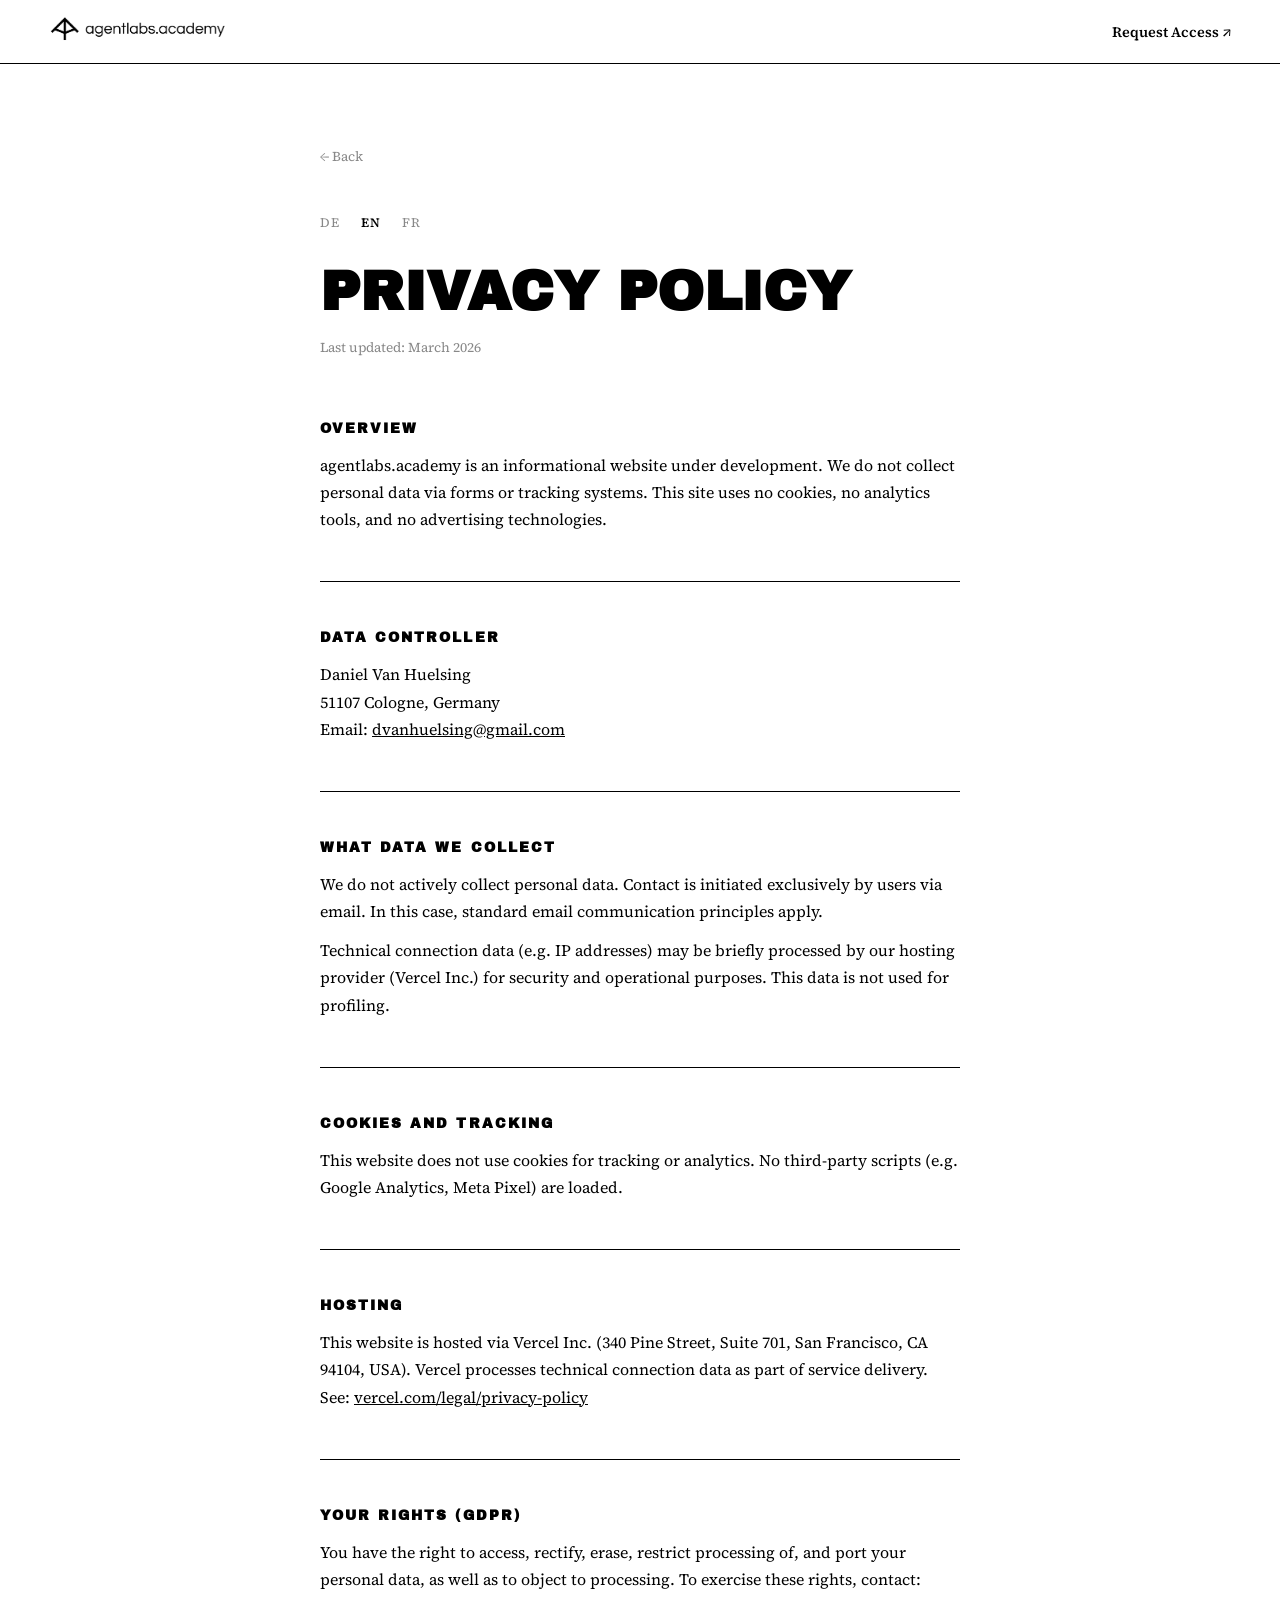
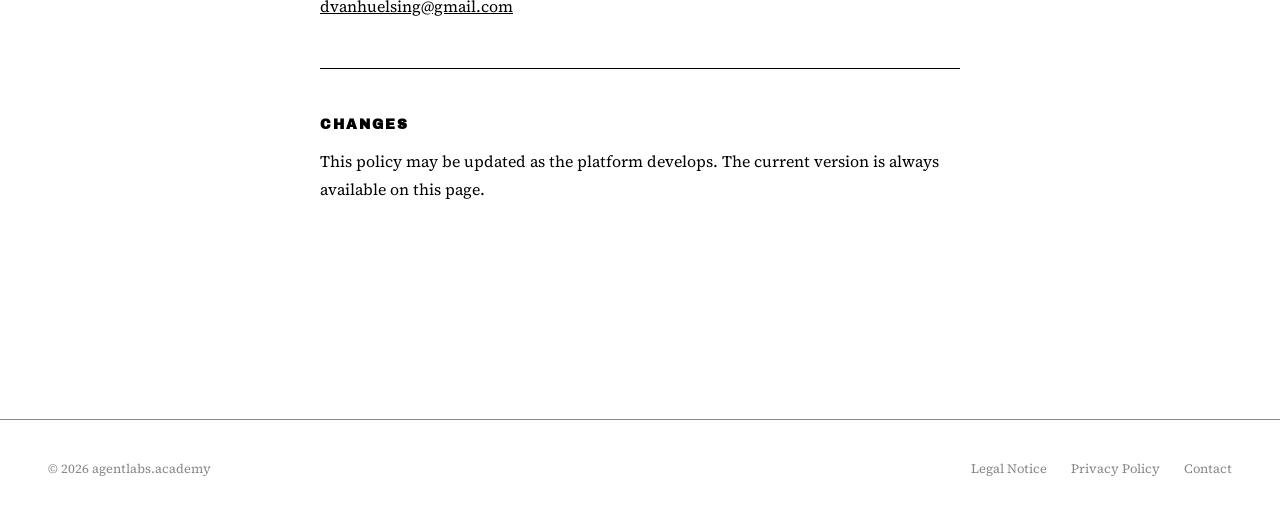
<file: en/privacy.html>
<!DOCTYPE html>
<html lang="en">
<head>
  <meta charset="UTF-8">
  <meta name="viewport" content="width=device-width, initial-scale=1.0">
  <title>Privacy Policy — agentlabs.academy</title>
  <link rel="preconnect" href="https://fonts.googleapis.com">
  <link rel="preconnect" href="https://fonts.gstatic.com" crossorigin>
  <link href="https://fonts.googleapis.com/css2?family=Archivo+Black&family=Source+Serif+4:wght@400;600&display=swap" rel="stylesheet">
  <style>
    *, *::before, *::after { box-sizing: border-box; margin: 0; padding: 0; }
    html { -webkit-font-smoothing: antialiased; }
    body { font-family: 'Source Serif 4', Georgia, serif; background: #fff; color: #000; min-height: 100vh; display: flex; flex-direction: column; }
    a { color: inherit; }
    nav { position: sticky; top: 0; z-index: 100; display: flex; align-items: center; justify-content: space-between; padding: 0 48px; height: 64px; background: #fff; border-bottom: 1px solid #000; }
    nav img { height: 28px; }
    nav a.nav-cta { font-weight: 600; font-size: 0.9rem; text-decoration: none; }
    nav a.nav-cta:hover { text-decoration: underline; }
    main { flex: 1; padding: 80px 48px 120px; }
    .inner { max-width: 640px; margin: 0 auto; }
    .back { font-size: 0.85rem; color: #888; text-decoration: none; display: inline-block; margin-bottom: 48px; }
    .back:hover { color: #000; }
    .lang-switch { font-size: 0.8rem; letter-spacing: 0.1em; text-transform: uppercase; color: #888; margin-bottom: 32px; }
    .lang-switch a { color: #888; text-decoration: none; margin-right: 16px; }
    .lang-switch a:hover { color: #000; }
    .lang-switch a.active { color: #000; font-weight: 600; }
    h1 { font-family: 'Archivo Black', sans-serif; font-size: clamp(2rem, 5vw, 3.5rem); text-transform: uppercase; line-height: 1.05; margin-bottom: 16px; }
    .meta { font-size: 0.85rem; color: #888; margin-bottom: 64px; }
    .section { margin-bottom: 48px; padding-bottom: 48px; border-bottom: 1px solid #000; }
    .section:last-child { border-bottom: none; }
    .section h2 { font-family: 'Archivo Black', sans-serif; font-size: 0.85rem; letter-spacing: 0.15em; text-transform: uppercase; margin-bottom: 16px; }
    .section p { font-size: 1rem; line-height: 1.7; }
    .section p + p { margin-top: 12px; }
    footer { padding: 40px 48px; border-top: 1px solid #888; display: flex; justify-content: space-between; align-items: center; flex-wrap: wrap; gap: 16px; }
    footer p { font-size: 0.8rem; color: #888; }
    footer nav { position: static; border: none; background: none; height: auto; padding: 0; gap: 24px; }
    footer nav a { font-size: 0.8rem; color: #888; text-decoration: none; }
    footer nav a:hover { color: #000; }
  </style>
</head>
<body>
<nav>
  <a href="/"><img src="/logos/agentlabs_academy_logo_complete.png" alt="agentlabs.academy"></a>
  <a href="/en/#kontakt" class="nav-cta">Request Access ↗</a>
</nav>
<main>
  <div class="inner">
    <a href="/en/" class="back">← Back</a>
    <div class="lang-switch">
      <a href="/privacy.html">DE</a>
      <a href="/en/privacy.html" class="active">EN</a>
      <a href="/fr/privacy.html">FR</a>
    </div>
    <h1>Privacy Policy</h1>
    <p class="meta">Last updated: March 2026</p>
    <div class="section">
      <h2>Overview</h2>
      <p>agentlabs.academy is an informational website under development. We do not collect personal data via forms or tracking systems. This site uses no cookies, no analytics tools, and no advertising technologies.</p>
    </div>
    <div class="section">
      <h2>Data controller</h2>
      <p>Daniel Van Huelsing<br>51107 Cologne, Germany<br>Email: <a href="mailto:hello@agentlabs.academy">dvanhuelsing@gmail.com</a></p>
    </div>
    <div class="section">
      <h2>What data we collect</h2>
      <p>We do not actively collect personal data. Contact is initiated exclusively by users via email. In this case, standard email communication principles apply.</p>
      <p>Technical connection data (e.g. IP addresses) may be briefly processed by our hosting provider (Vercel Inc.) for security and operational purposes. This data is not used for profiling.</p>
    </div>
    <div class="section">
      <h2>Cookies and tracking</h2>
      <p>This website does not use cookies for tracking or analytics. No third-party scripts (e.g. Google Analytics, Meta Pixel) are loaded.</p>
    </div>
    <div class="section">
      <h2>Hosting</h2>
      <p>This website is hosted via Vercel Inc. (340 Pine Street, Suite 701, San Francisco, CA 94104, USA). Vercel processes technical connection data as part of service delivery. See: <a href="https://vercel.com/legal/privacy-policy" target="_blank" rel="noopener">vercel.com/legal/privacy-policy</a></p>
    </div>
    <div class="section">
      <h2>Your rights (GDPR)</h2>
      <p>You have the right to access, rectify, erase, restrict processing of, and port your personal data, as well as to object to processing. To exercise these rights, contact: <a href="mailto:hello@agentlabs.academy">dvanhuelsing@gmail.com</a></p>
    </div>
    <div class="section">
      <h2>Changes</h2>
      <p>This policy may be updated as the platform develops. The current version is always available on this page.</p>
    </div>
  </div>
</main>
<footer>
  <p>© 2026 agentlabs.academy</p>
  <nav>
    <a href="/en/legal.html">Legal Notice</a>
    <a href="/en/privacy.html">Privacy Policy</a>
    <a href="mailto:hello@agentlabs.academy">Contact</a>
  </nav>
</footer>
</body>
</html>
</file>
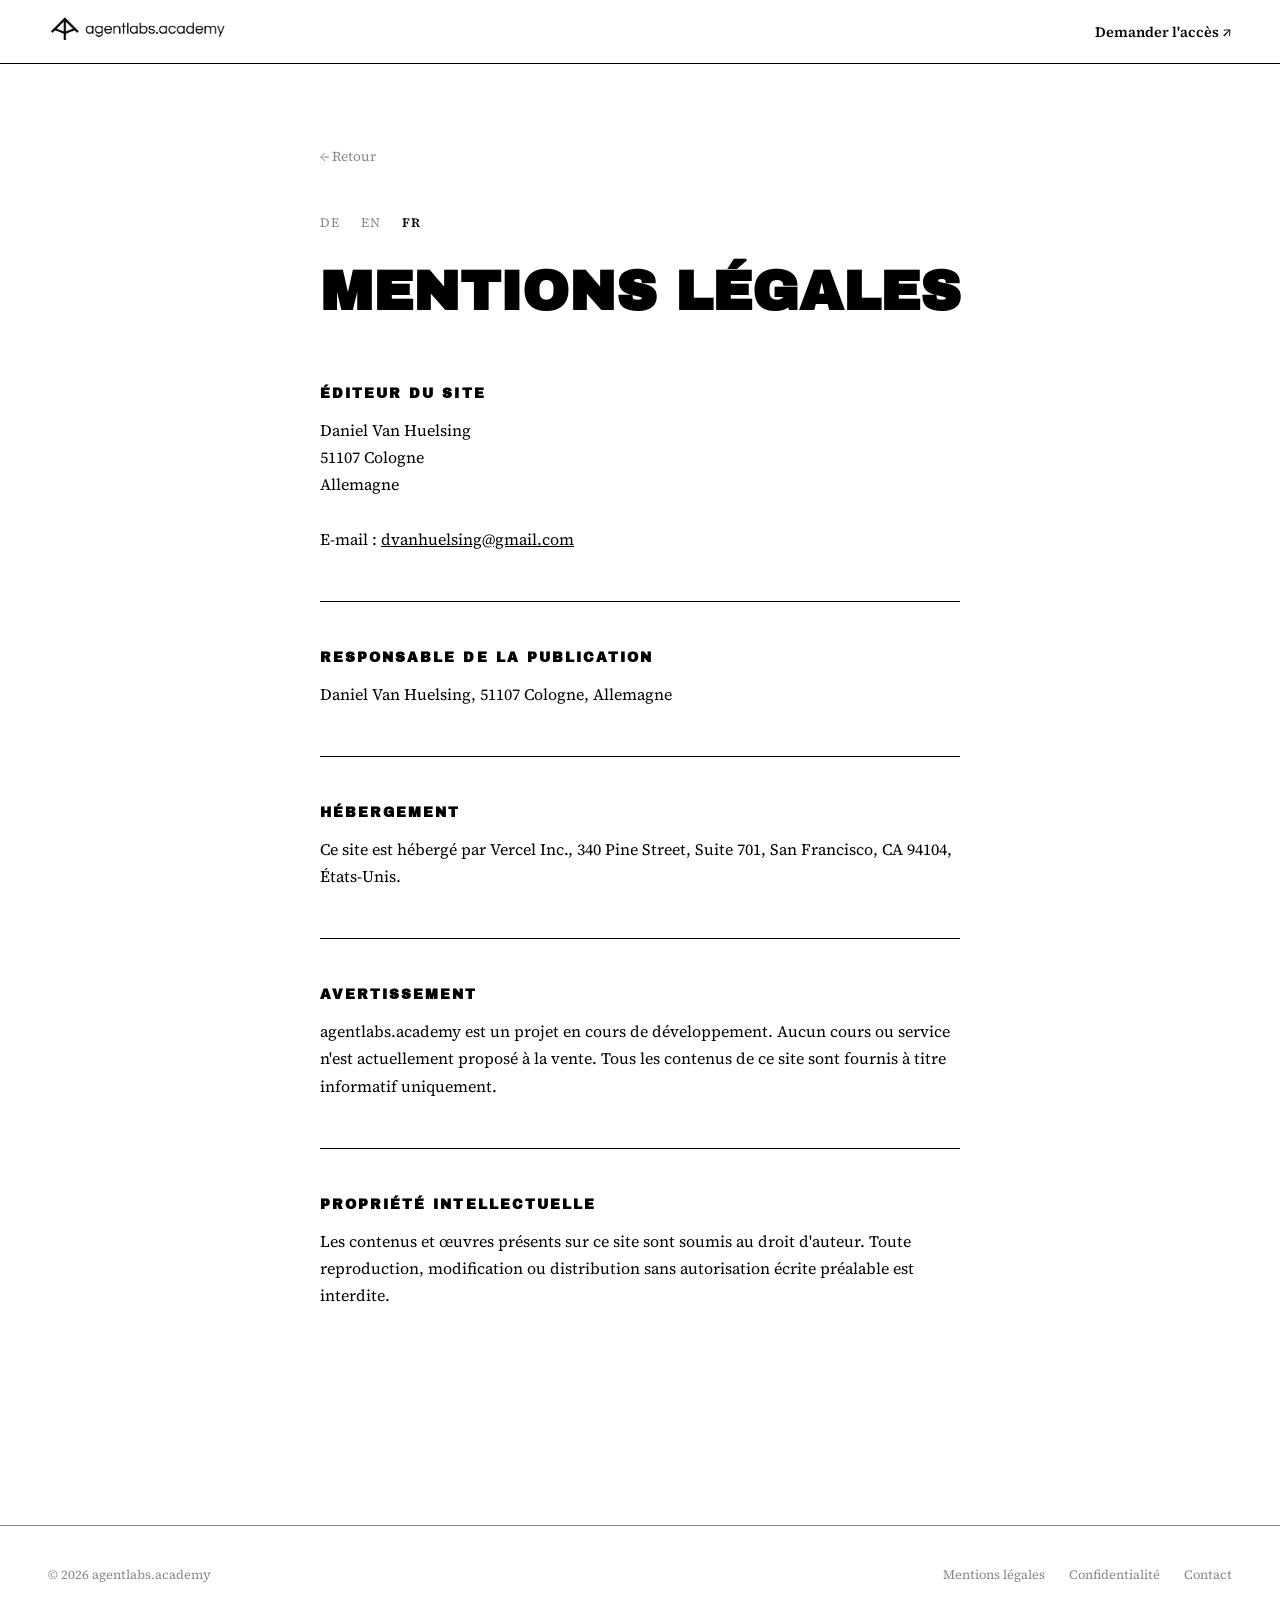
<file: fr/legal.html>
<!DOCTYPE html>
<html lang="fr">
<head>
  <meta charset="UTF-8">
  <meta name="viewport" content="width=device-width, initial-scale=1.0">
  <title>Mentions légales — agentlabs.academy</title>
  <link rel="preconnect" href="https://fonts.googleapis.com">
  <link rel="preconnect" href="https://fonts.gstatic.com" crossorigin>
  <link href="https://fonts.googleapis.com/css2?family=Archivo+Black&family=Source+Serif+4:wght@400;600&display=swap" rel="stylesheet">
  <style>
    *, *::before, *::after { box-sizing: border-box; margin: 0; padding: 0; }
    html { -webkit-font-smoothing: antialiased; }
    body { font-family: 'Source Serif 4', Georgia, serif; background: #fff; color: #000; min-height: 100vh; display: flex; flex-direction: column; }
    a { color: inherit; }
    nav { position: sticky; top: 0; z-index: 100; display: flex; align-items: center; justify-content: space-between; padding: 0 48px; height: 64px; background: #fff; border-bottom: 1px solid #000; }
    nav img { height: 28px; }
    nav a.nav-cta { font-weight: 600; font-size: 0.9rem; text-decoration: none; }
    nav a.nav-cta:hover { text-decoration: underline; }
    main { flex: 1; padding: 80px 48px 120px; }
    .inner { max-width: 640px; margin: 0 auto; }
    .back { font-size: 0.85rem; color: #888; text-decoration: none; display: inline-block; margin-bottom: 48px; }
    .back:hover { color: #000; }
    .lang-switch { font-size: 0.8rem; letter-spacing: 0.1em; text-transform: uppercase; color: #888; margin-bottom: 32px; }
    .lang-switch a { color: #888; text-decoration: none; margin-right: 16px; }
    .lang-switch a:hover { color: #000; }
    .lang-switch a.active { color: #000; font-weight: 600; }
    h1 { font-family: 'Archivo Black', sans-serif; font-size: clamp(2rem, 5vw, 3.5rem); text-transform: uppercase; line-height: 1.05; margin-bottom: 64px; }
    .section { margin-bottom: 48px; padding-bottom: 48px; border-bottom: 1px solid #000; }
    .section:last-child { border-bottom: none; }
    .section h2 { font-family: 'Archivo Black', sans-serif; font-size: 0.85rem; letter-spacing: 0.15em; text-transform: uppercase; margin-bottom: 16px; }
    .section p, .section address { font-size: 1rem; line-height: 1.7; font-style: normal; }
    .section p + p { margin-top: 12px; }
    footer { padding: 40px 48px; border-top: 1px solid #888; display: flex; justify-content: space-between; align-items: center; flex-wrap: wrap; gap: 16px; }
    footer p { font-size: 0.8rem; color: #888; }
    footer nav { position: static; border: none; background: none; height: auto; padding: 0; gap: 24px; }
    footer nav a { font-size: 0.8rem; color: #888; text-decoration: none; }
    footer nav a:hover { color: #000; }
  </style>
</head>
<body>
<nav>
  <a href="/"><img src="/logos/agentlabs_academy_logo_complete.png" alt="agentlabs.academy"></a>
  <a href="/fr/#kontakt" class="nav-cta">Demander l'accès ↗</a>
</nav>
<main>
  <div class="inner">
    <a href="/fr/" class="back">← Retour</a>
    <div class="lang-switch">
      <a href="/legal.html">DE</a>
      <a href="/en/legal.html">EN</a>
      <a href="/fr/legal.html" class="active">FR</a>
    </div>
    <h1>Mentions légales</h1>
    <div class="section">
      <h2>Éditeur du site</h2>
      <address>
        Daniel Van Huelsing<br>
        51107 Cologne<br>
        Allemagne<br><br>
        E-mail : <a href="mailto:hello@agentlabs.academy">dvanhuelsing@gmail.com</a>
      </address>
    </div>
    <div class="section">
      <h2>Responsable de la publication</h2>
      <address>Daniel Van Huelsing, 51107 Cologne, Allemagne</address>
    </div>
    <div class="section">
      <h2>Hébergement</h2>
      <p>Ce site est hébergé par Vercel Inc., 340 Pine Street, Suite 701, San Francisco, CA 94104, États-Unis.</p>
    </div>
    <div class="section">
      <h2>Avertissement</h2>
      <p>agentlabs.academy est un projet en cours de développement. Aucun cours ou service n'est actuellement proposé à la vente. Tous les contenus de ce site sont fournis à titre informatif uniquement.</p>
    </div>
    <div class="section">
      <h2>Propriété intellectuelle</h2>
      <p>Les contenus et œuvres présents sur ce site sont soumis au droit d'auteur. Toute reproduction, modification ou distribution sans autorisation écrite préalable est interdite.</p>
    </div>
  </div>
</main>
<footer>
  <p>© 2026 agentlabs.academy</p>
  <nav>
    <a href="/fr/legal.html">Mentions légales</a>
    <a href="/fr/privacy.html">Confidentialité</a>
    <a href="mailto:hello@agentlabs.academy">Contact</a>
  </nav>
</footer>
</body>
</html>
</file>
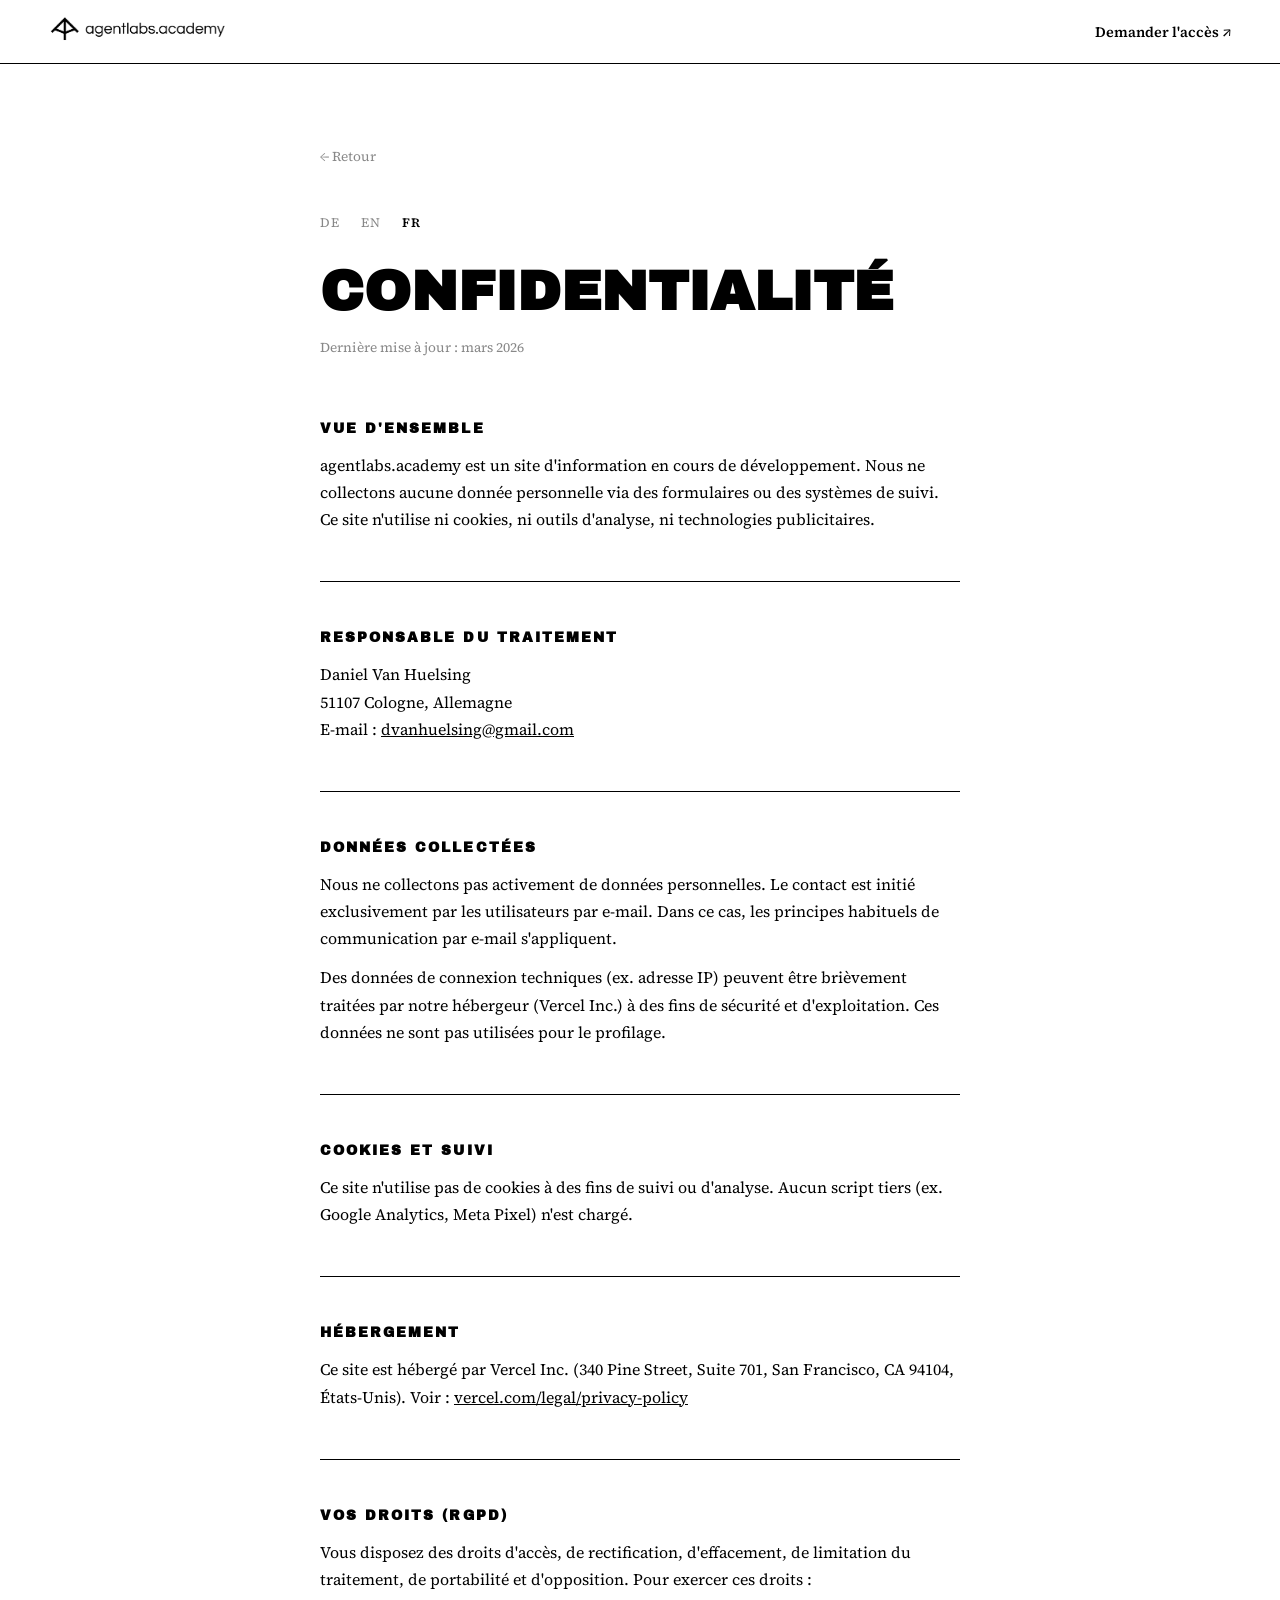
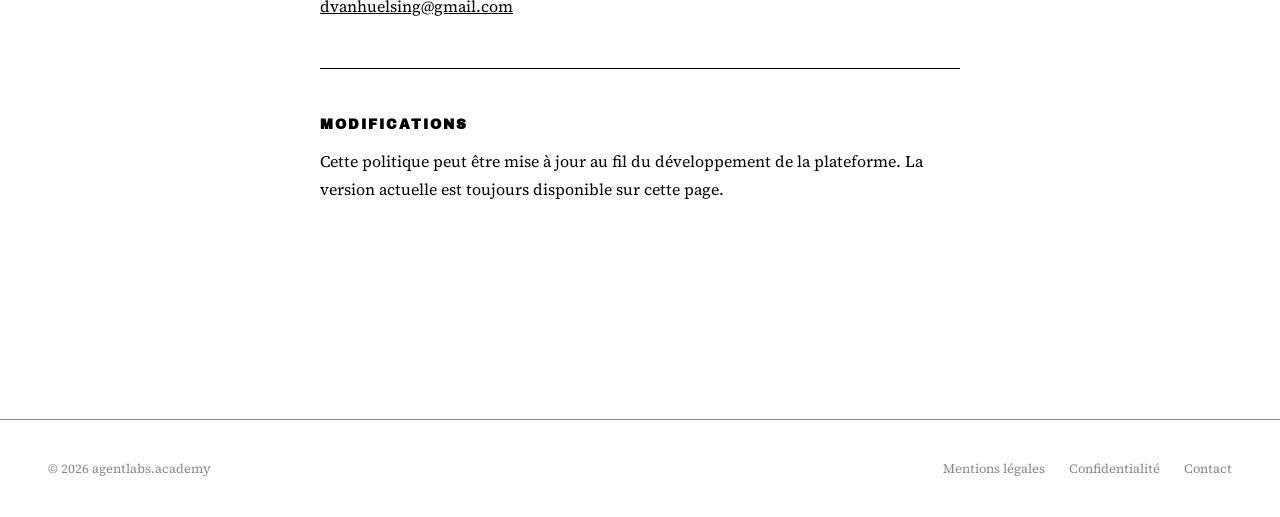
<file: fr/privacy.html>
<!DOCTYPE html>
<html lang="fr">
<head>
  <meta charset="UTF-8">
  <meta name="viewport" content="width=device-width, initial-scale=1.0">
  <title>Politique de confidentialité — agentlabs.academy</title>
  <link rel="preconnect" href="https://fonts.googleapis.com">
  <link rel="preconnect" href="https://fonts.gstatic.com" crossorigin>
  <link href="https://fonts.googleapis.com/css2?family=Archivo+Black&family=Source+Serif+4:wght@400;600&display=swap" rel="stylesheet">
  <style>
    *, *::before, *::after { box-sizing: border-box; margin: 0; padding: 0; }
    html { -webkit-font-smoothing: antialiased; }
    body { font-family: 'Source Serif 4', Georgia, serif; background: #fff; color: #000; min-height: 100vh; display: flex; flex-direction: column; }
    a { color: inherit; }
    nav { position: sticky; top: 0; z-index: 100; display: flex; align-items: center; justify-content: space-between; padding: 0 48px; height: 64px; background: #fff; border-bottom: 1px solid #000; }
    nav img { height: 28px; }
    nav a.nav-cta { font-weight: 600; font-size: 0.9rem; text-decoration: none; }
    nav a.nav-cta:hover { text-decoration: underline; }
    main { flex: 1; padding: 80px 48px 120px; }
    .inner { max-width: 640px; margin: 0 auto; }
    .back { font-size: 0.85rem; color: #888; text-decoration: none; display: inline-block; margin-bottom: 48px; }
    .back:hover { color: #000; }
    .lang-switch { font-size: 0.8rem; letter-spacing: 0.1em; text-transform: uppercase; color: #888; margin-bottom: 32px; }
    .lang-switch a { color: #888; text-decoration: none; margin-right: 16px; }
    .lang-switch a:hover { color: #000; }
    .lang-switch a.active { color: #000; font-weight: 600; }
    h1 { font-family: 'Archivo Black', sans-serif; font-size: clamp(2rem, 5vw, 3.5rem); text-transform: uppercase; line-height: 1.05; margin-bottom: 16px; }
    .meta { font-size: 0.85rem; color: #888; margin-bottom: 64px; }
    .section { margin-bottom: 48px; padding-bottom: 48px; border-bottom: 1px solid #000; }
    .section:last-child { border-bottom: none; }
    .section h2 { font-family: 'Archivo Black', sans-serif; font-size: 0.85rem; letter-spacing: 0.15em; text-transform: uppercase; margin-bottom: 16px; }
    .section p { font-size: 1rem; line-height: 1.7; }
    .section p + p { margin-top: 12px; }
    footer { padding: 40px 48px; border-top: 1px solid #888; display: flex; justify-content: space-between; align-items: center; flex-wrap: wrap; gap: 16px; }
    footer p { font-size: 0.8rem; color: #888; }
    footer nav { position: static; border: none; background: none; height: auto; padding: 0; gap: 24px; }
    footer nav a { font-size: 0.8rem; color: #888; text-decoration: none; }
    footer nav a:hover { color: #000; }
  </style>
</head>
<body>
<nav>
  <a href="/"><img src="/logos/agentlabs_academy_logo_complete.png" alt="agentlabs.academy"></a>
  <a href="/fr/#kontakt" class="nav-cta">Demander l'accès ↗</a>
</nav>
<main>
  <div class="inner">
    <a href="/fr/" class="back">← Retour</a>
    <div class="lang-switch">
      <a href="/privacy.html">DE</a>
      <a href="/en/privacy.html">EN</a>
      <a href="/fr/privacy.html" class="active">FR</a>
    </div>
    <h1>Confidentialité</h1>
    <p class="meta">Dernière mise à jour : mars 2026</p>
    <div class="section">
      <h2>Vue d'ensemble</h2>
      <p>agentlabs.academy est un site d'information en cours de développement. Nous ne collectons aucune donnée personnelle via des formulaires ou des systèmes de suivi. Ce site n'utilise ni cookies, ni outils d'analyse, ni technologies publicitaires.</p>
    </div>
    <div class="section">
      <h2>Responsable du traitement</h2>
      <p>Daniel Van Huelsing<br>51107 Cologne, Allemagne<br>E-mail : <a href="mailto:hello@agentlabs.academy">dvanhuelsing@gmail.com</a></p>
    </div>
    <div class="section">
      <h2>Données collectées</h2>
      <p>Nous ne collectons pas activement de données personnelles. Le contact est initié exclusivement par les utilisateurs par e-mail. Dans ce cas, les principes habituels de communication par e-mail s'appliquent.</p>
      <p>Des données de connexion techniques (ex. adresse IP) peuvent être brièvement traitées par notre hébergeur (Vercel Inc.) à des fins de sécurité et d'exploitation. Ces données ne sont pas utilisées pour le profilage.</p>
    </div>
    <div class="section">
      <h2>Cookies et suivi</h2>
      <p>Ce site n'utilise pas de cookies à des fins de suivi ou d'analyse. Aucun script tiers (ex. Google Analytics, Meta Pixel) n'est chargé.</p>
    </div>
    <div class="section">
      <h2>Hébergement</h2>
      <p>Ce site est hébergé par Vercel Inc. (340 Pine Street, Suite 701, San Francisco, CA 94104, États-Unis). Voir : <a href="https://vercel.com/legal/privacy-policy" target="_blank" rel="noopener">vercel.com/legal/privacy-policy</a></p>
    </div>
    <div class="section">
      <h2>Vos droits (RGPD)</h2>
      <p>Vous disposez des droits d'accès, de rectification, d'effacement, de limitation du traitement, de portabilité et d'opposition. Pour exercer ces droits : <a href="mailto:hello@agentlabs.academy">dvanhuelsing@gmail.com</a></p>
    </div>
    <div class="section">
      <h2>Modifications</h2>
      <p>Cette politique peut être mise à jour au fil du développement de la plateforme. La version actuelle est toujours disponible sur cette page.</p>
    </div>
  </div>
</main>
<footer>
  <p>© 2026 agentlabs.academy</p>
  <nav>
    <a href="/fr/legal.html">Mentions légales</a>
    <a href="/fr/privacy.html">Confidentialité</a>
    <a href="mailto:hello@agentlabs.academy">Contact</a>
  </nav>
</footer>
</body>
</html>
</file>
